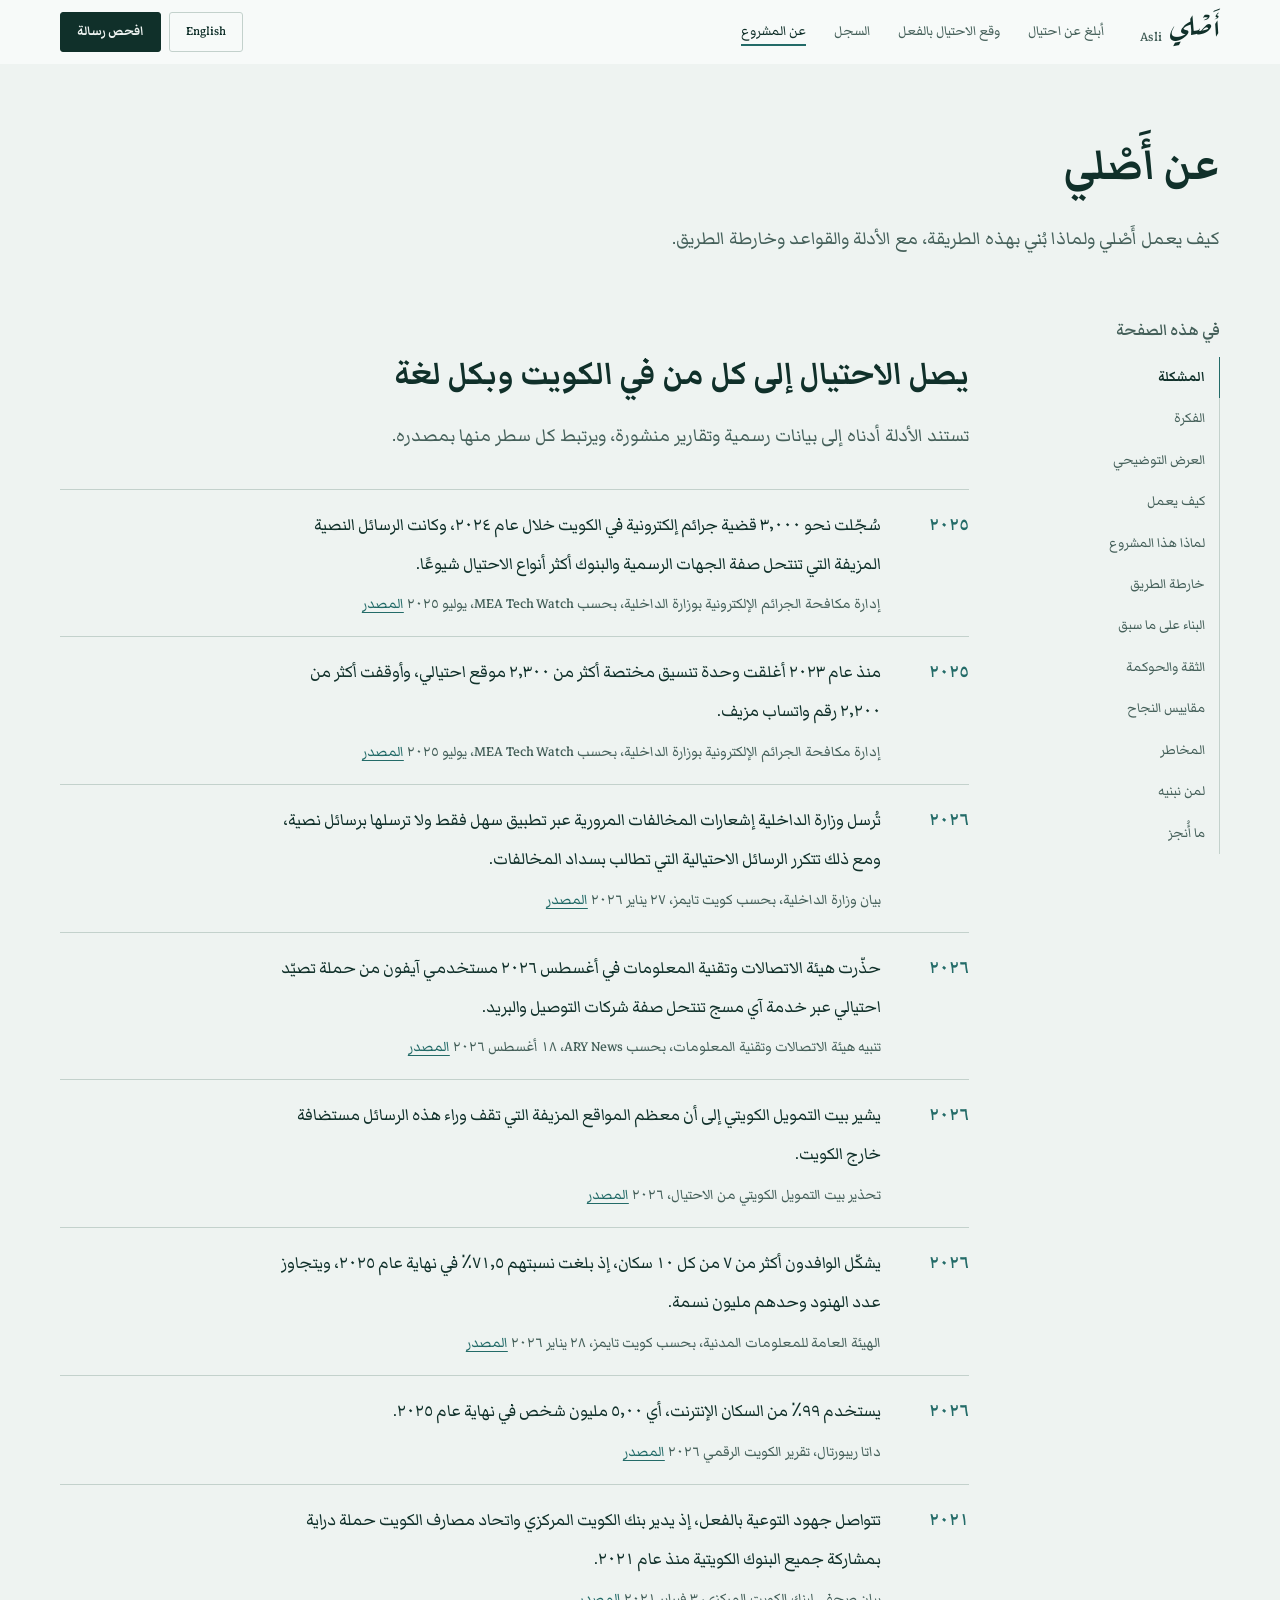
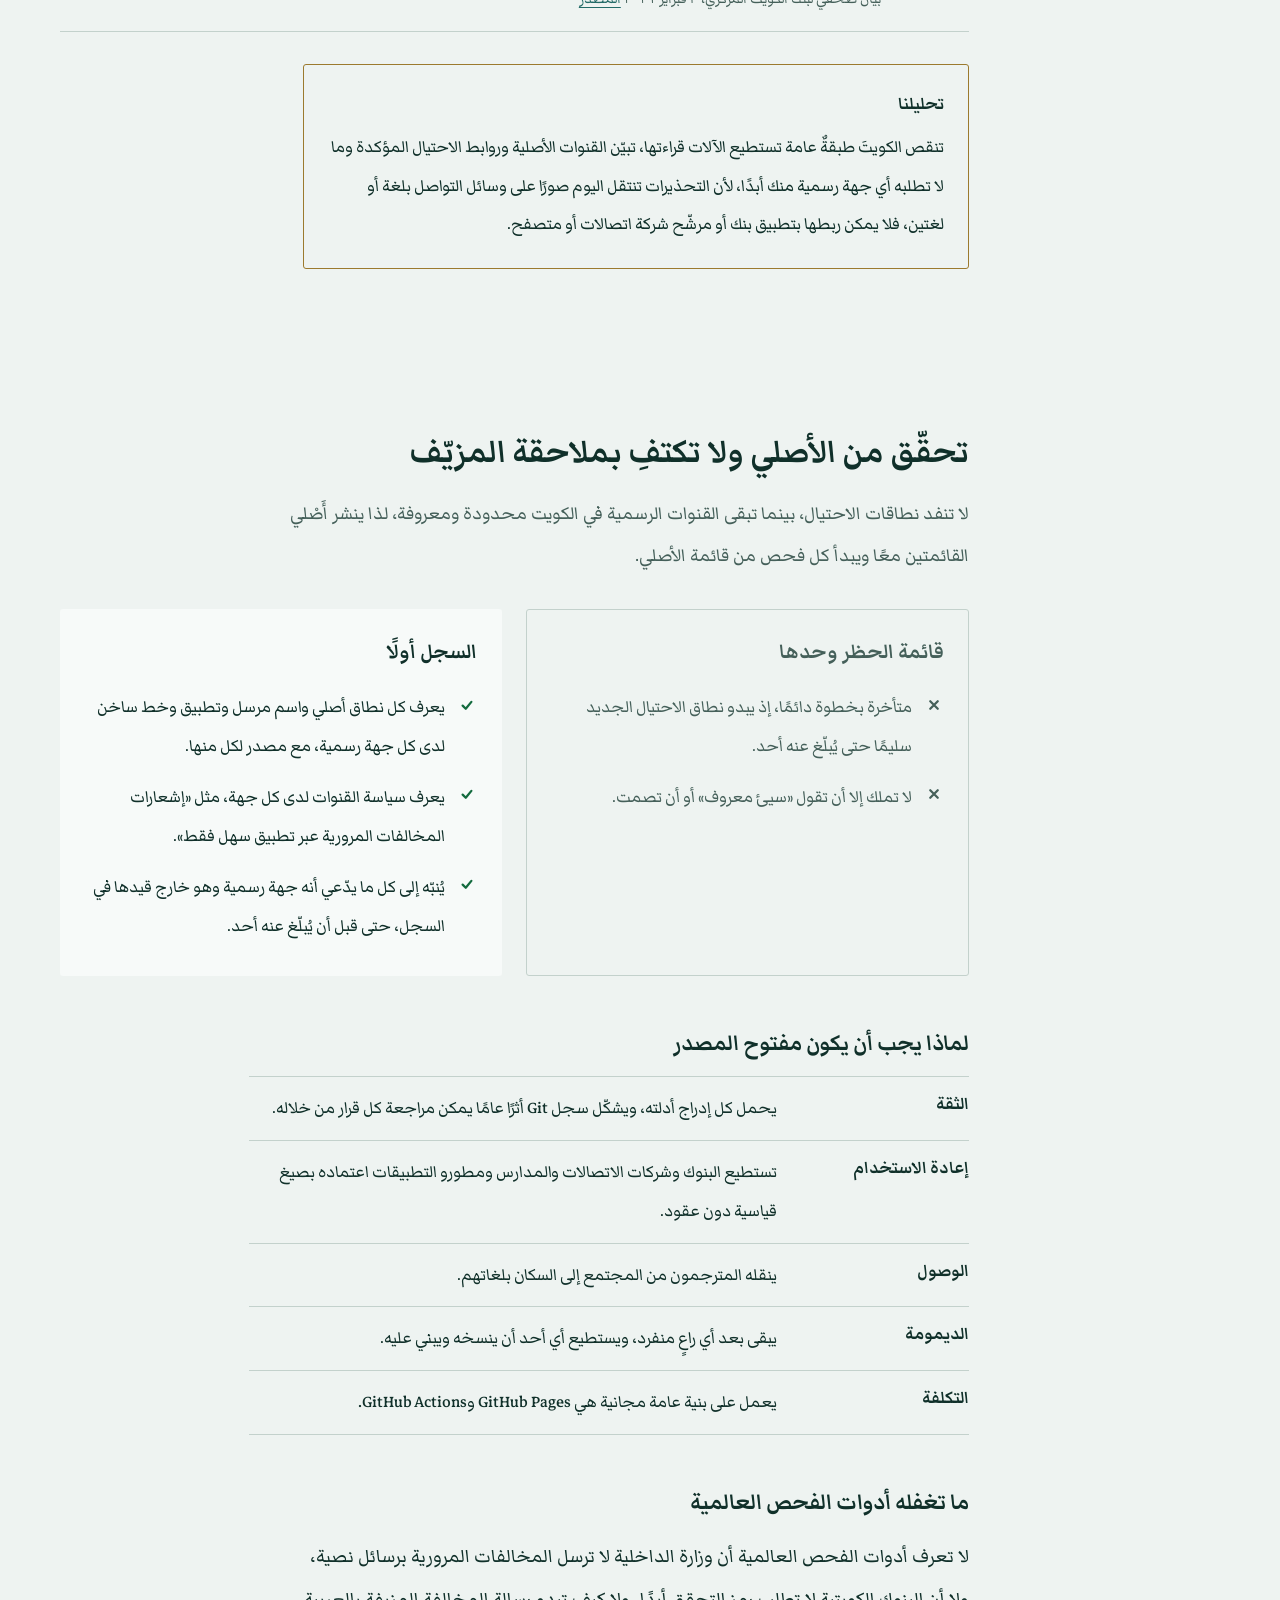
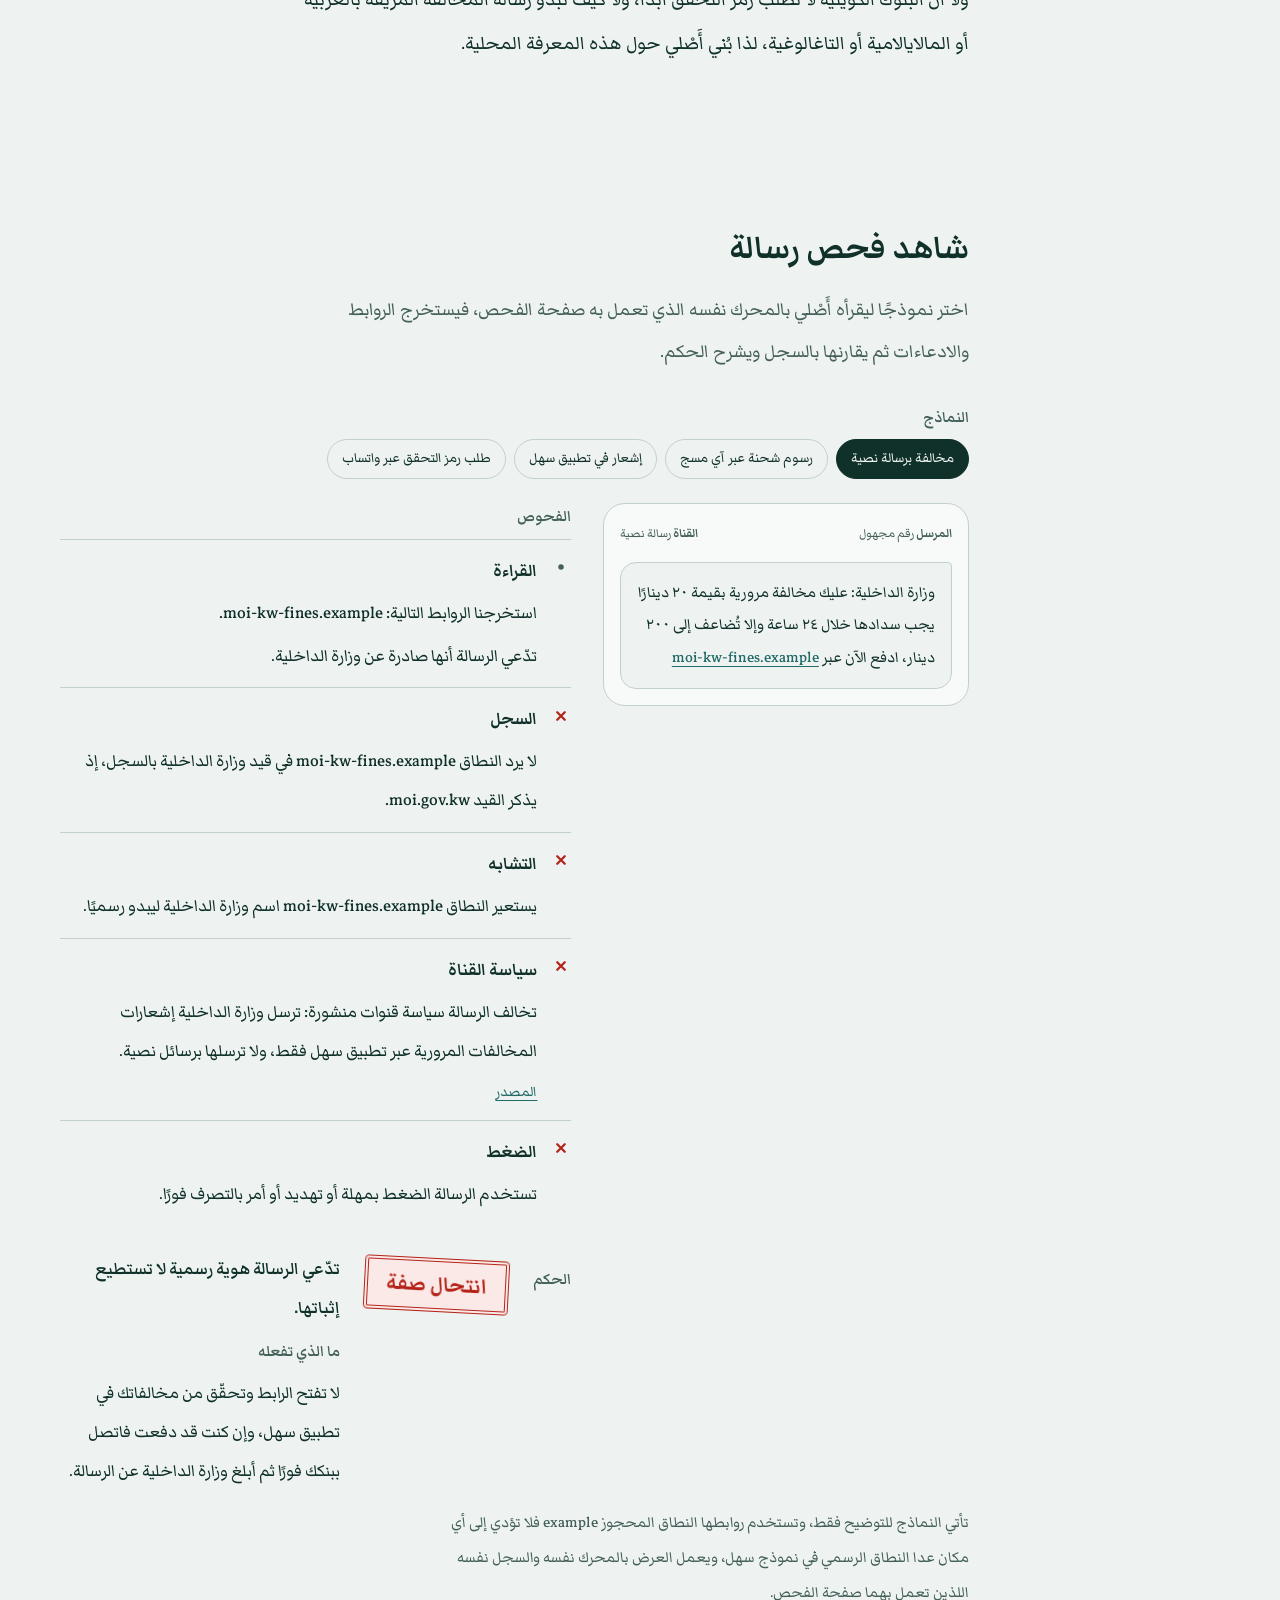
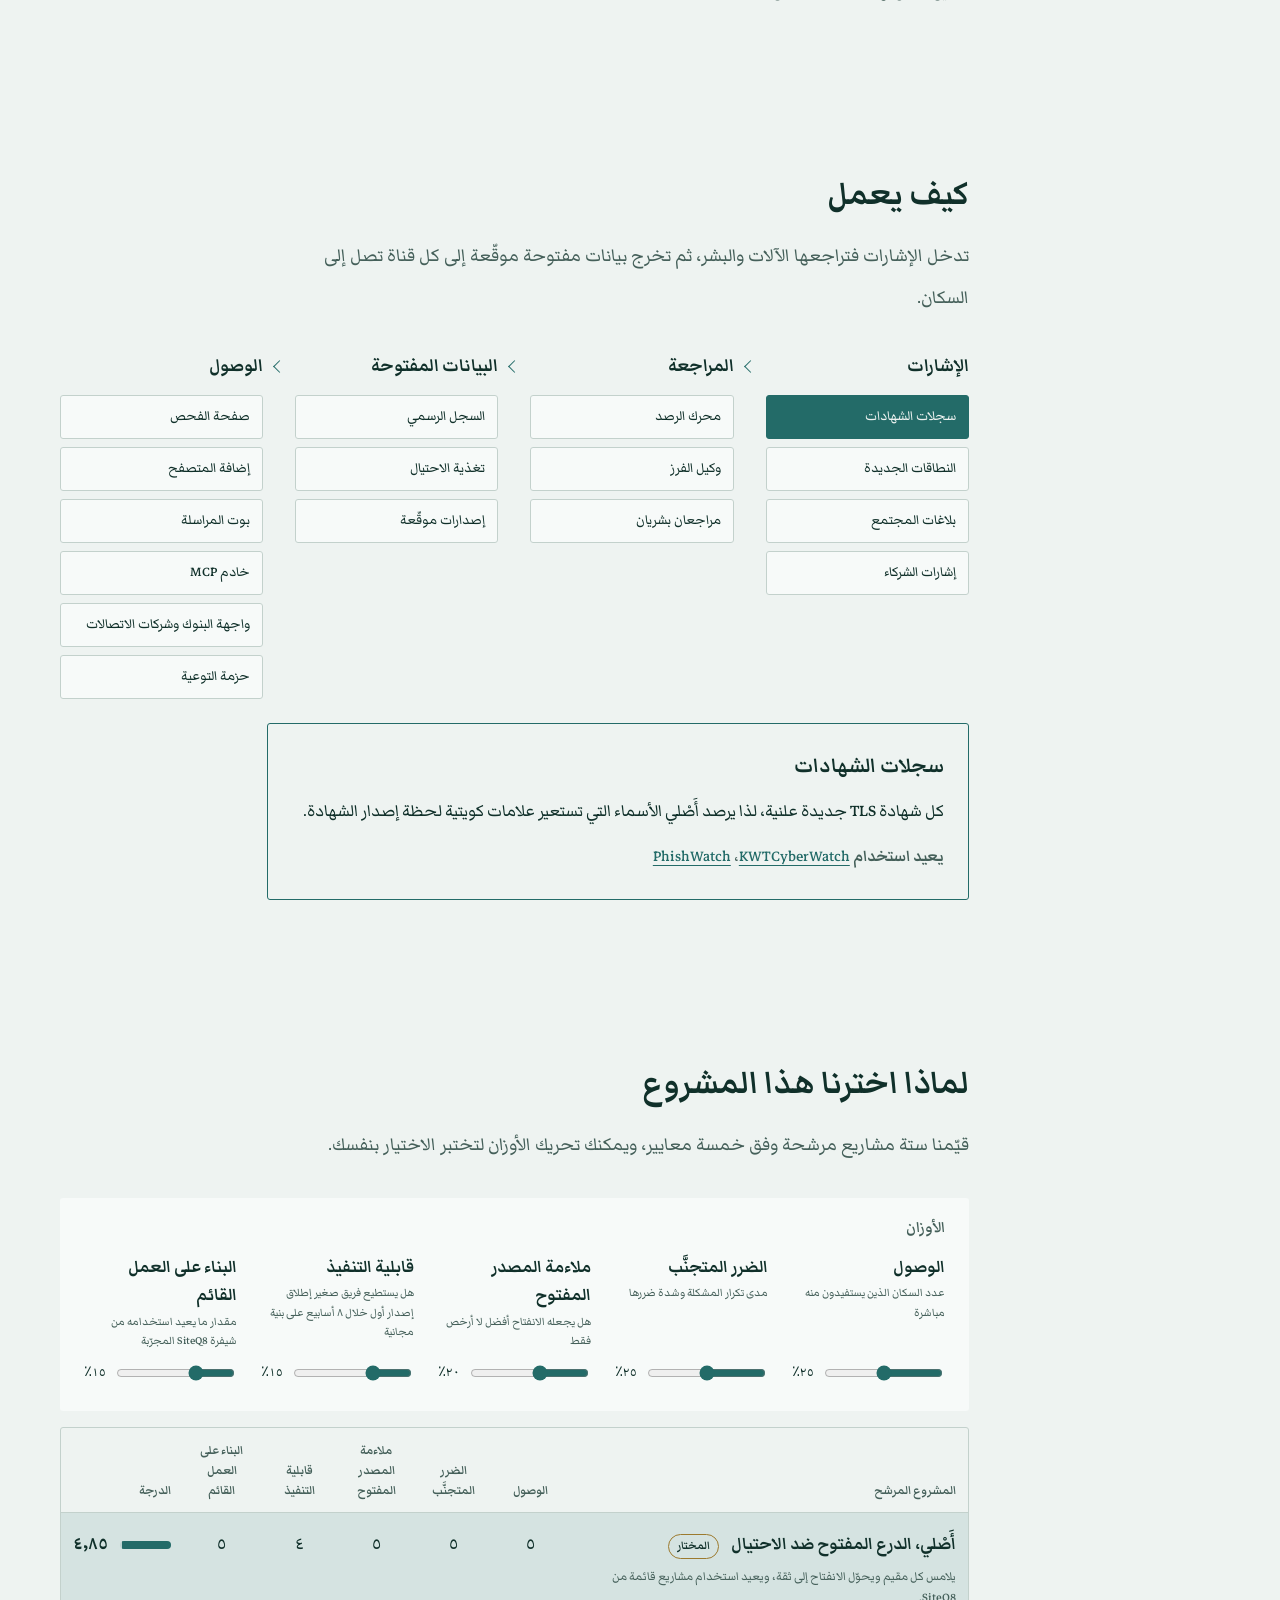
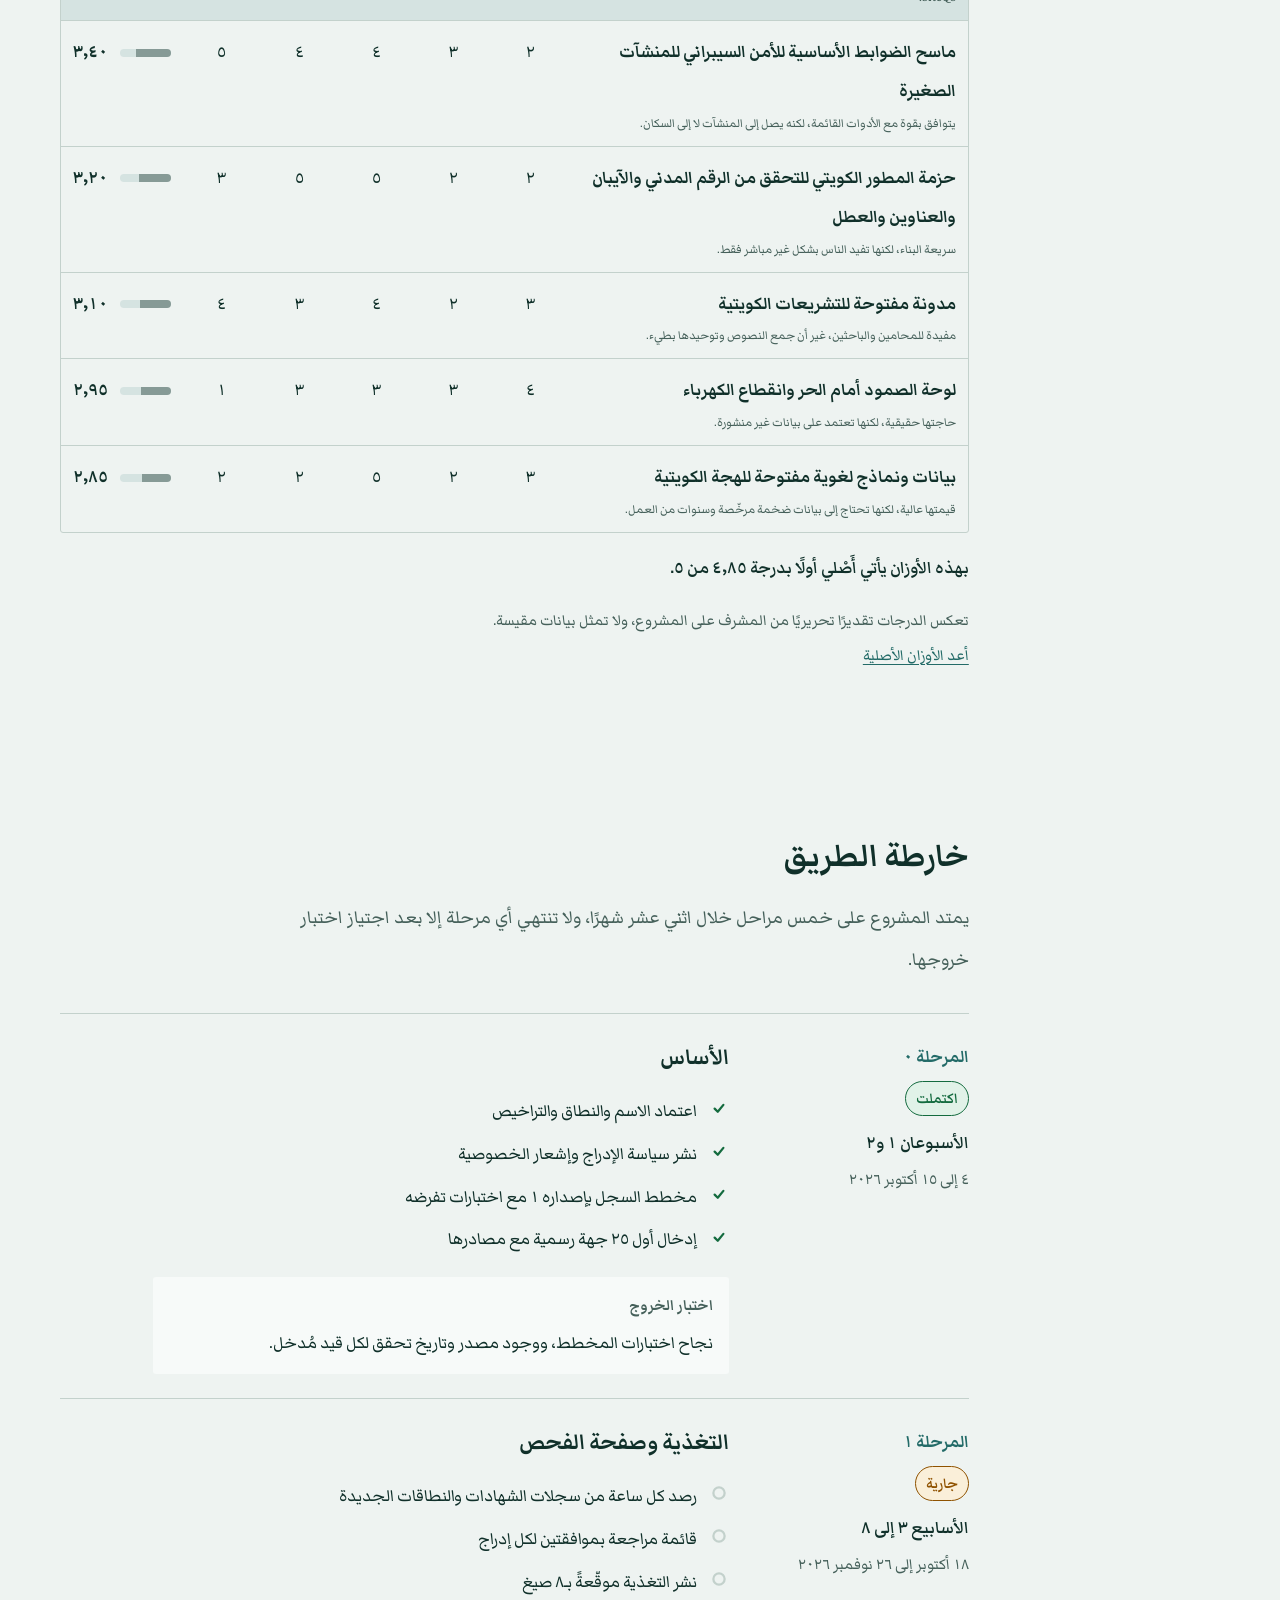
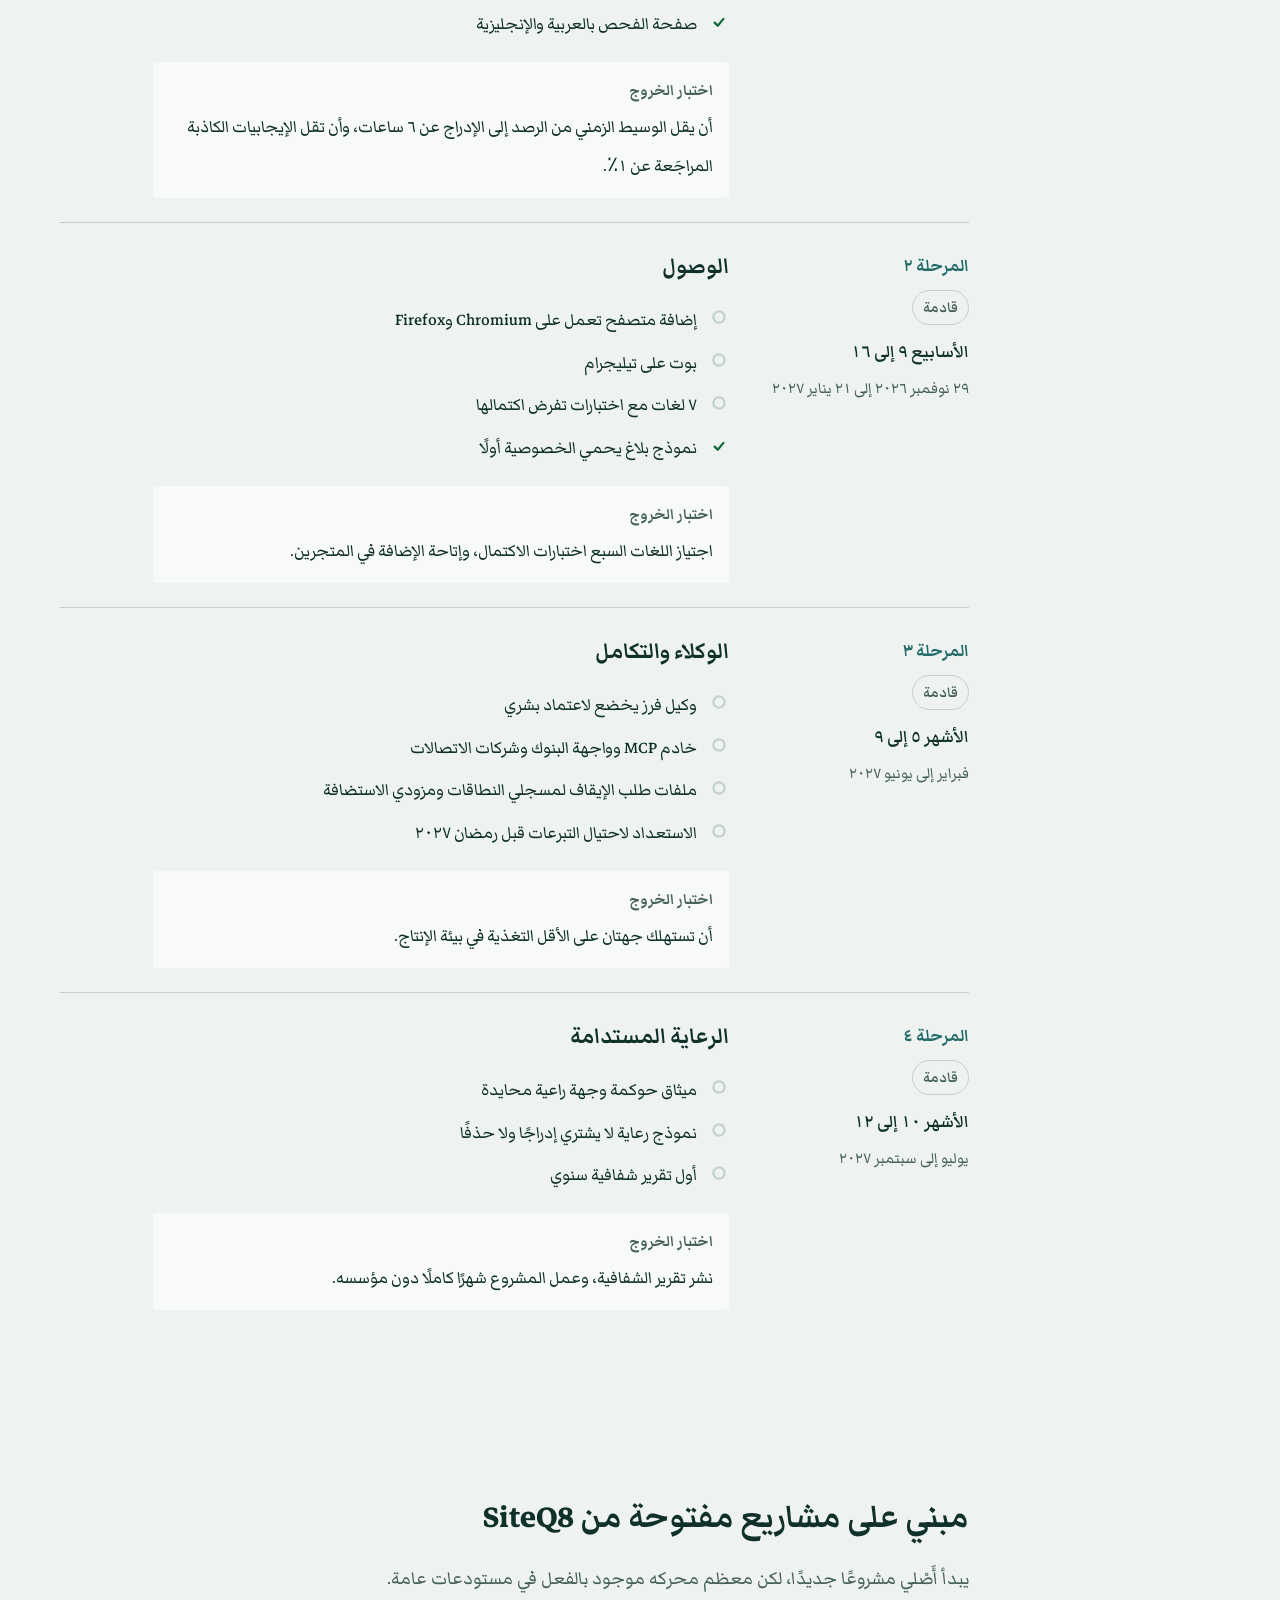
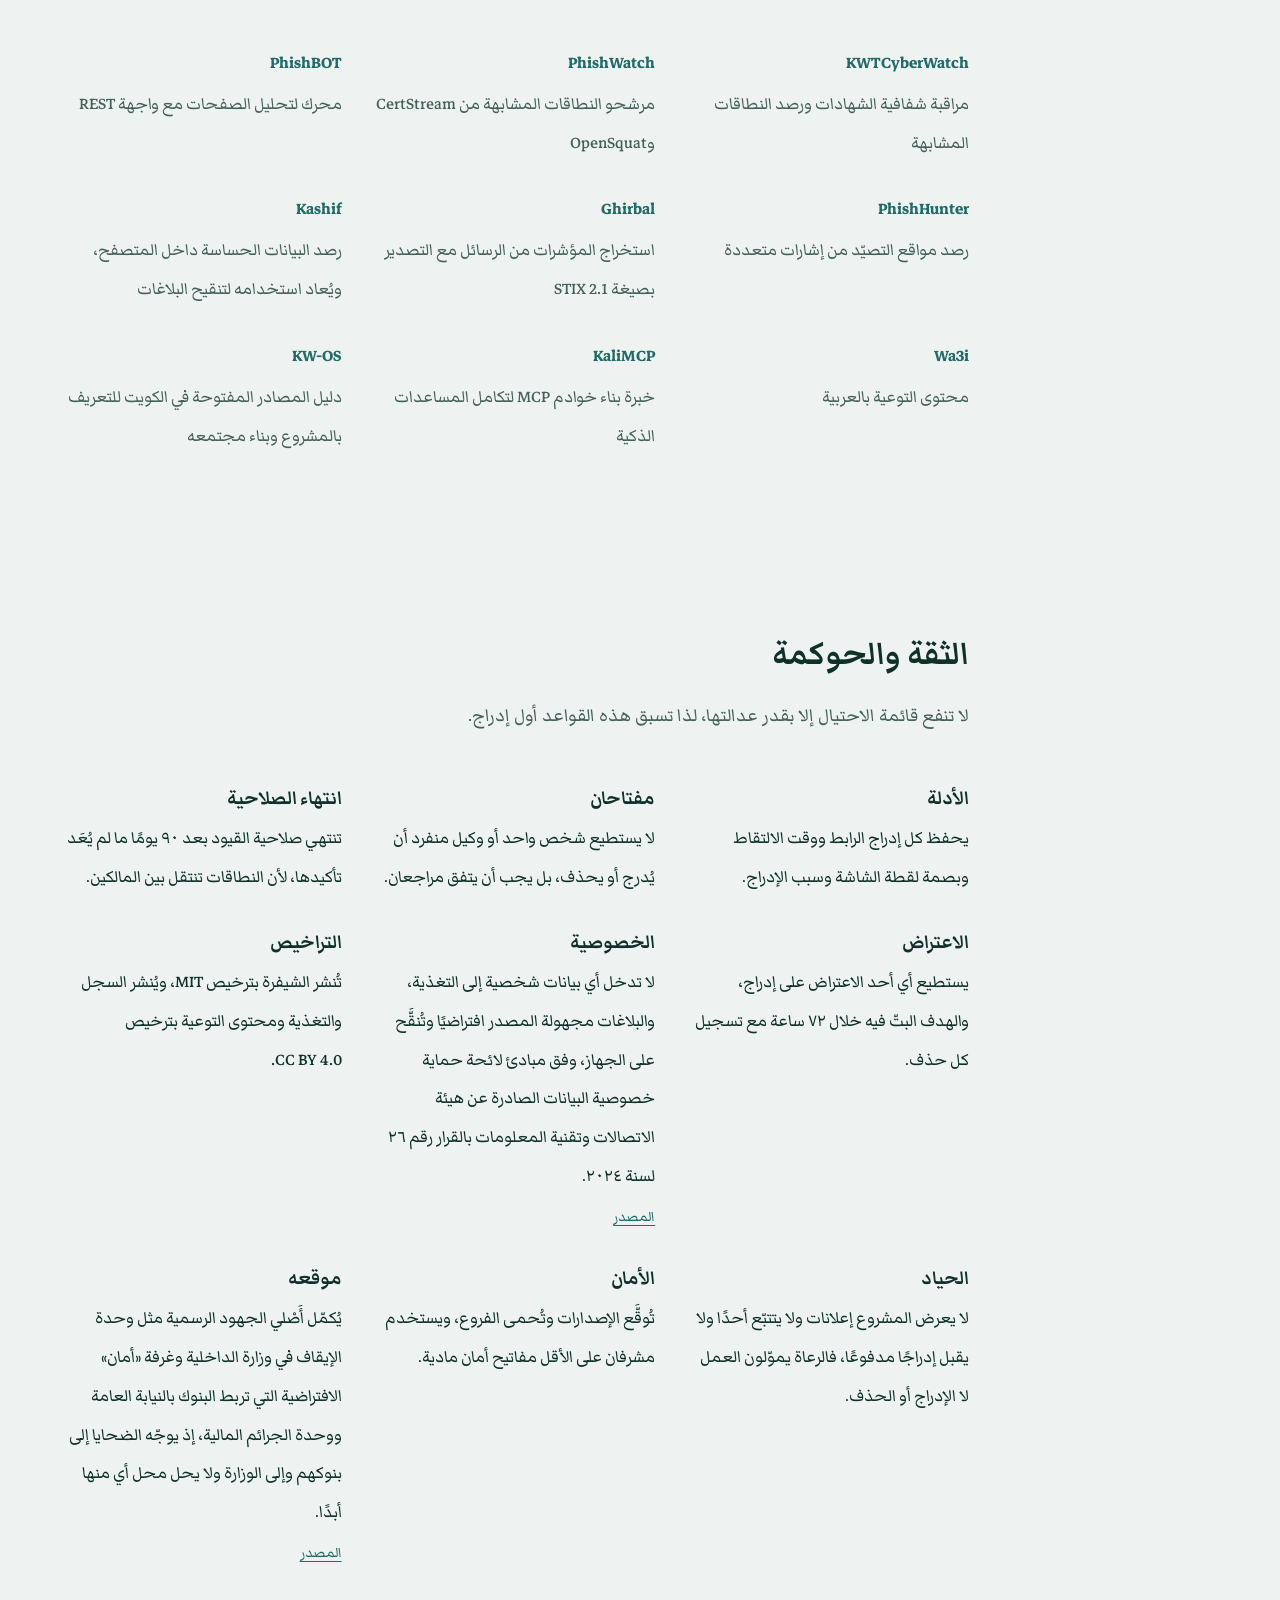
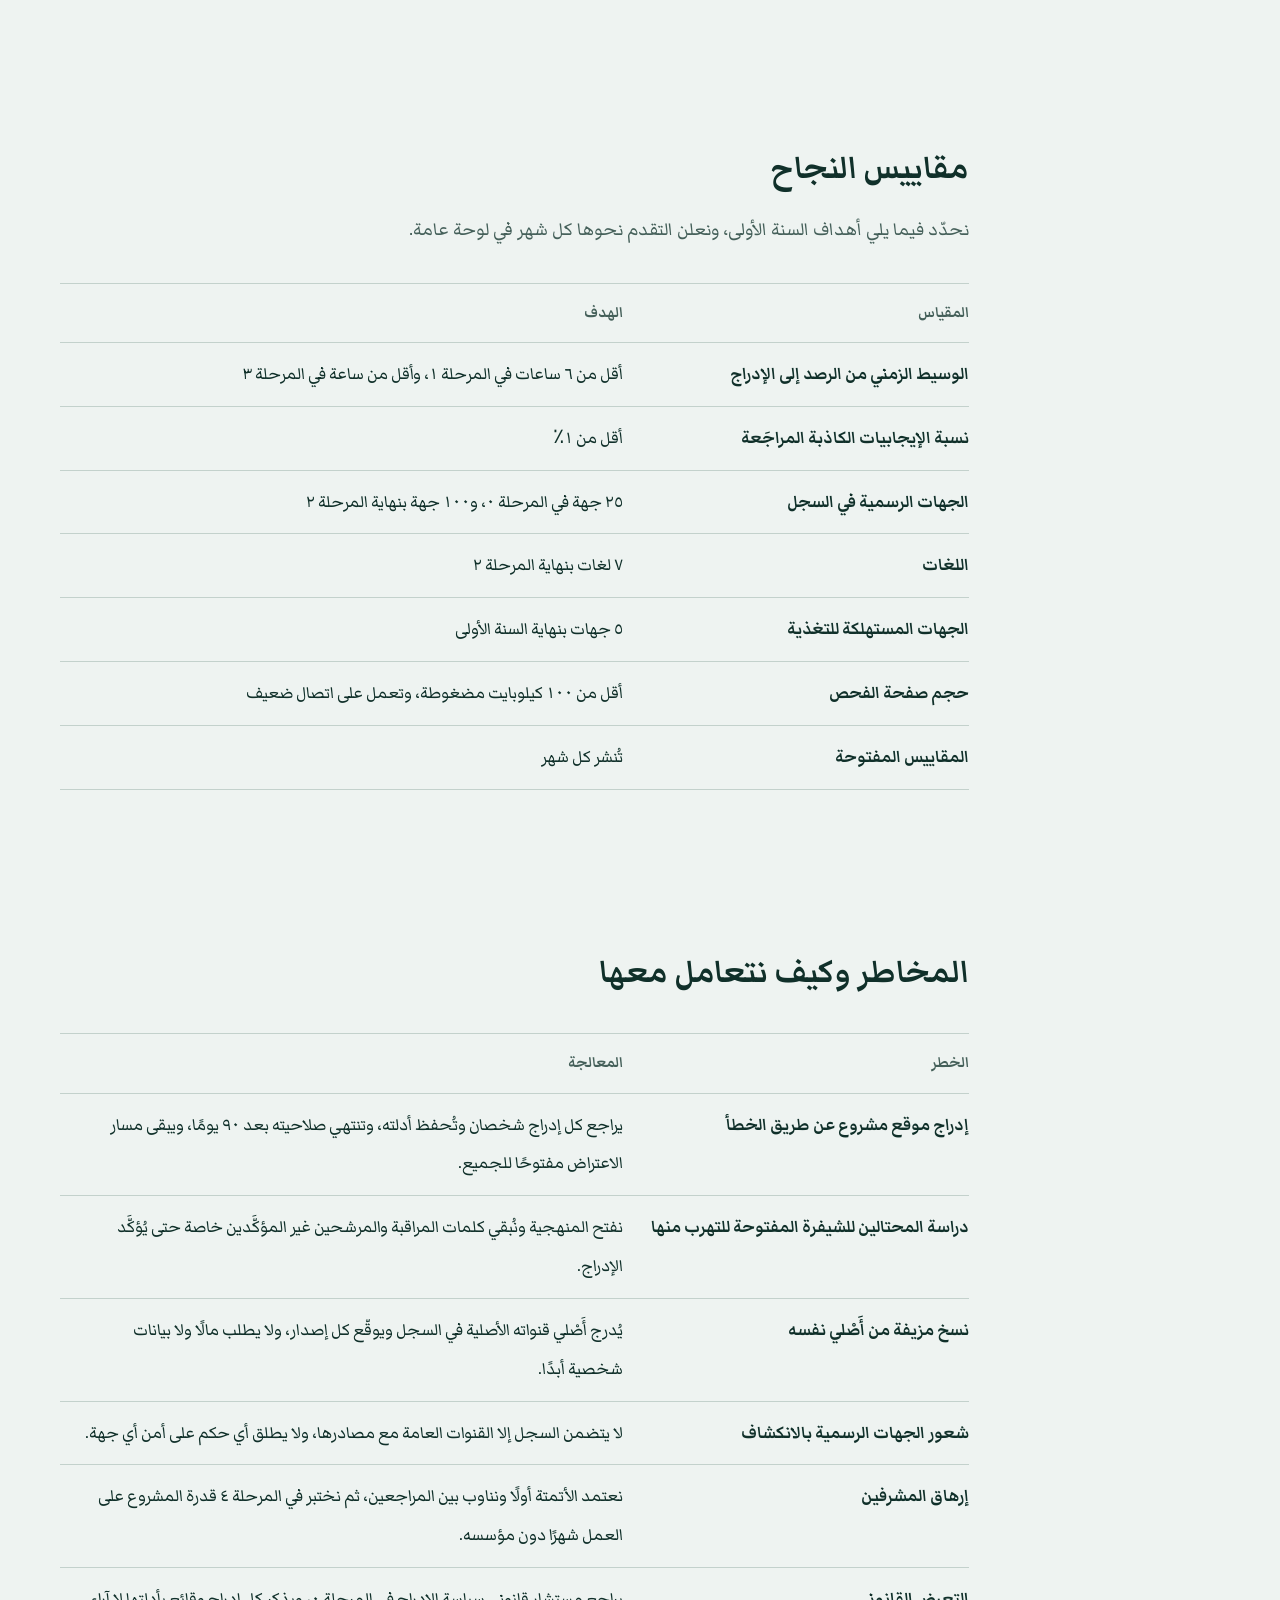
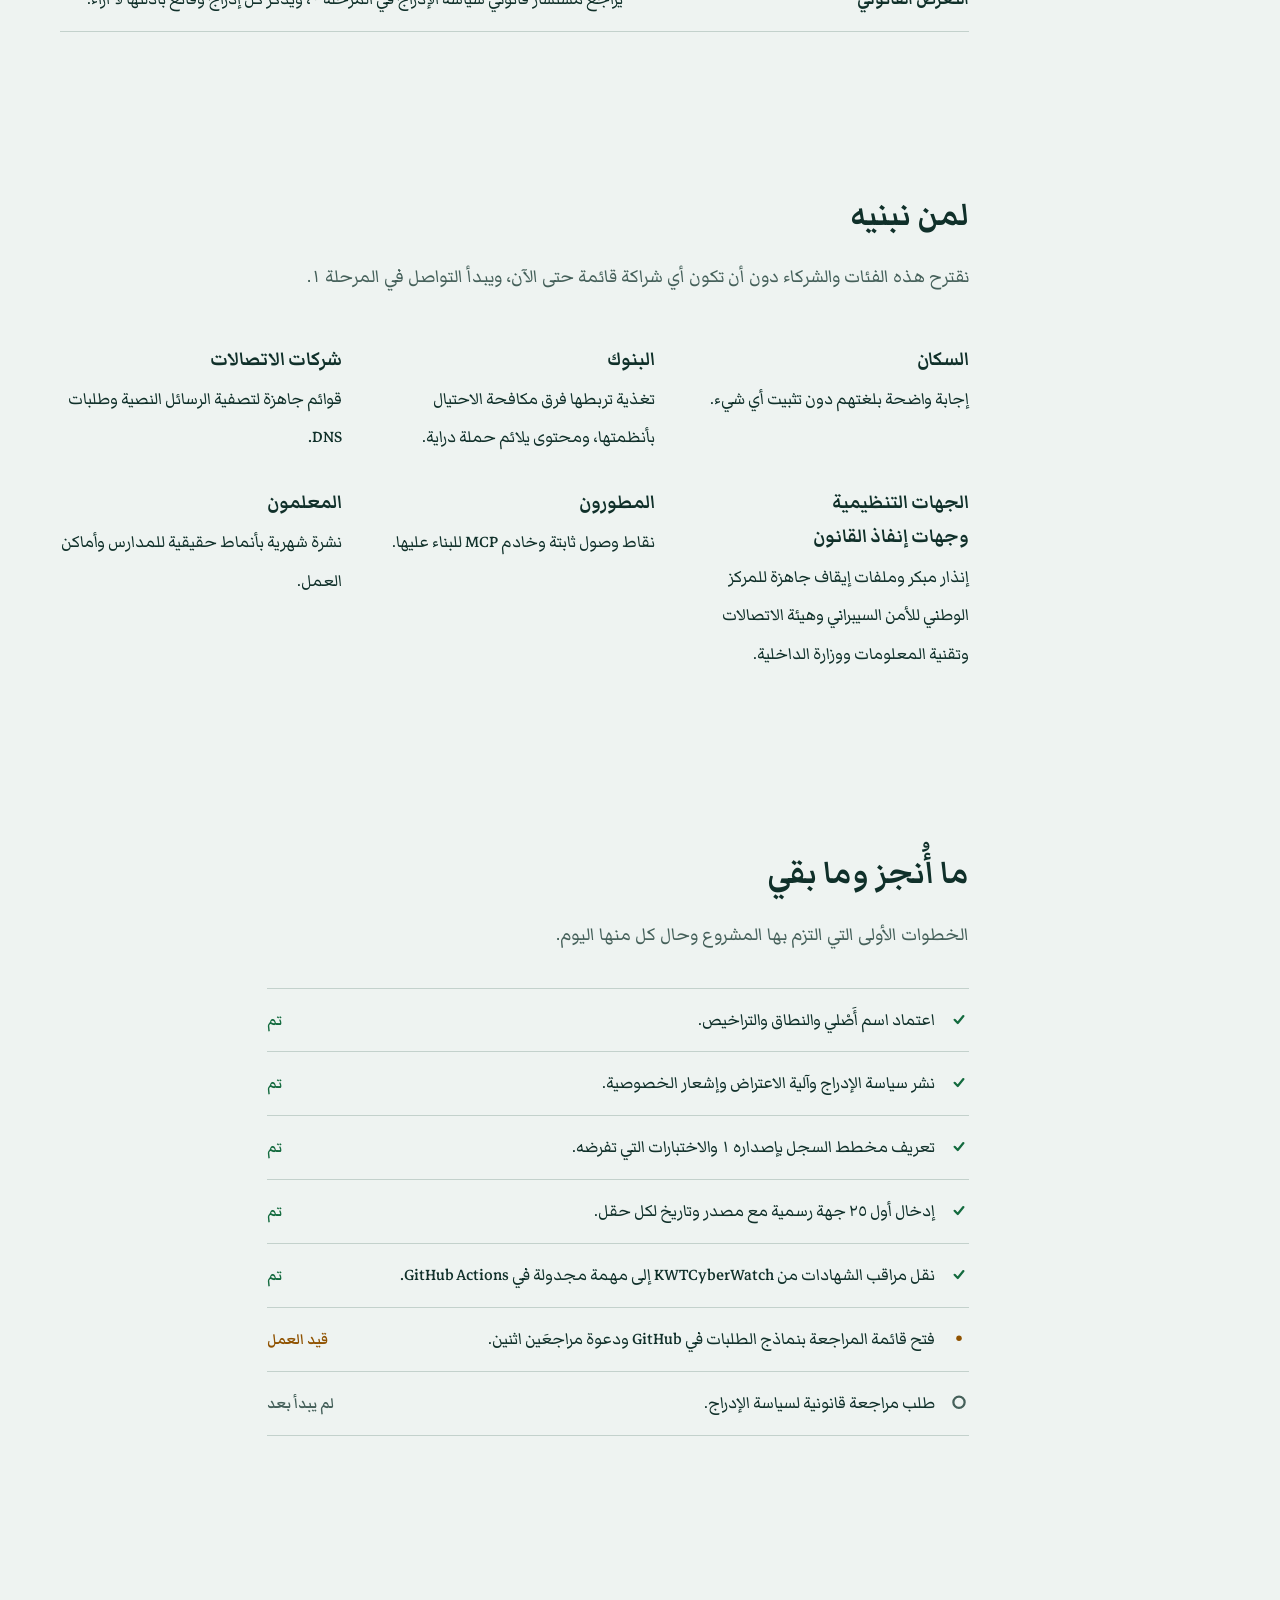
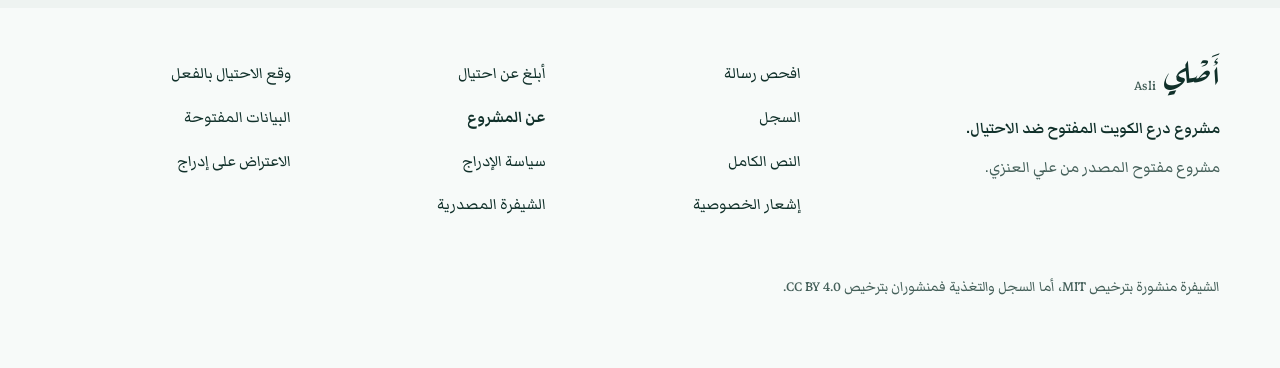
<file: docs/about.html>
<!doctype html>
<html lang="ar" dir="rtl">
<head>
<meta charset="utf-8">
<meta name="viewport" content="width=device-width, initial-scale=1, viewport-fit=cover">
<title>عن أَصْلي</title>
<meta name="description" content="كيف يعمل أَصْلي ولماذا بُني بهذه الطريقة، مع الأدلة والقواعد وخارطة الطريق.">
<meta name="author" content="Ali AlEnezi">
<meta name="color-scheme" content="light dark">
<meta name="theme-color" content="#EEF3F1" media="(prefers-color-scheme: light)">
<meta name="theme-color" content="#0D1B18" media="(prefers-color-scheme: dark)">
<link rel="canonical" href="https://asli.3li.info/about.html">
<link rel="icon" href="favicon.svg" type="image/svg+xml">
<meta property="og:type" content="website">
<meta property="og:site_name" content="Asli">
<meta property="og:title" content="عن أَصْلي | About Asli">
<meta property="og:description" content="How Asli works and why it is built this way, with the evidence, the rules and the roadmap.">
<meta property="og:url" content="https://asli.3li.info/about.html">
<meta property="og:image" content="https://asli.3li.info/og.png">
<meta name="twitter:card" content="summary_large_image">
<link rel="preconnect" href="https://fonts.googleapis.com">
<link rel="preconnect" href="https://fonts.gstatic.com" crossorigin>
<link rel="stylesheet" href="https://fonts.googleapis.com/css2?family=Aref+Ruqaa:wght@700&amp;family=Markazi+Text:wght@400..700&amp;display=swap">
<link rel="stylesheet" href="style.css">
<link rel="manifest" href="manifest.webmanifest">
<link rel="apple-touch-icon" href="icon-192.png">
</head>
<body class="about-page">
<!-- shell:header -->
<a class="skip" href="#main" data-s="skip">انتقل إلى المحتوى</a>
<header class="masthead">
  <div class="bar">
    <a class="brand" href="./" data-s-aria="homeLabel" aria-label="أَصْلي، الصفحة الرئيسية"><span class="brand-ar" lang="ar">أَصْلي</span><span class="brand-en" lang="en">Asli</span></a>
    <nav class="site-nav" data-s-aria="navLabel" aria-label="أقسام الموقع">
      <a href="report.html" data-s="navReport">أبلغ عن احتيال</a>
      <a href="help.html" data-s="navHelp">وقع الاحتيال بالفعل</a>
      <a href="registry.html" data-s="navRegistry">السجل</a>
      <a href="about.html" data-s="navAbout">عن المشروع</a>
    </nav>
    <div class="bar-end">
      <button id="lang" class="lang" type="button" lang="en" data-s-aria="langLabel" aria-label="اعرض الصفحة بالإنجليزية"><span data-s="lang">English</span></button>
      <a class="bar-action" href="check.html" data-s="navCheck">افحص رسالة</a>
    </div>
  </div>
</header>
<!-- /shell:header -->

<main id="main">
  <div class="wrap">
    <header class="page-head">
      <h1 data-t="about.title">عن أَصْلي</h1>
      <p class="lead" data-t="about.lead"></p>
    </header>

    <noscript>
      <p class="noscript" lang="ar" dir="rtl">تحتاج الأجزاء التفاعلية في هذه الصفحة إلى جافاسكربت، ويمكنك قراءة النص الكامل في الملف <a href="https://github.com/SiteQ8/Asli/blob/main/PROJECT.ar.md">PROJECT.ar.md</a> على GitHub.</p>
      <p class="noscript" lang="en" dir="ltr">The interactive parts of this page need JavaScript. The full text is in <a href="https://github.com/SiteQ8/Asli/blob/main/PROJECT.md">PROJECT.md</a> on GitHub.</p>
    </noscript>

    <div class="layout" id="content">
      <nav class="toc" aria-labelledby="toc-title">
        <h2 id="toc-title" class="toc-title" data-t="nav.index"></h2>
        <ul>
          <li><a href="#problem" data-t="sec.problem"></a></li>
          <li><a href="#idea" data-t="sec.idea"></a></li>
          <li><a href="#demo" data-t="sec.demo"></a></li>
          <li><a href="#how" data-t="sec.how"></a></li>
          <li><a href="#why" data-t="sec.why"></a></li>
          <li><a href="#roadmap" data-t="sec.roadmap"></a></li>
          <li><a href="#reuse" data-t="sec.reuse"></a></li>
          <li><a href="#trust" data-t="sec.trust"></a></li>
          <li><a href="#measures" data-t="sec.measures"></a></li>
          <li><a href="#risks" data-t="sec.risks"></a></li>
          <li><a href="#serves" data-t="sec.serves"></a></li>
          <li><a href="#next" data-t="sec.next"></a></li>
        </ul>
      </nav>

      <div class="parts">
        <section class="part" id="problem" aria-labelledby="problem-title">
          <h2 id="problem-title" data-t="problem.title"></h2>
          <p class="lead" data-t="problem.lead"></p>
          <ol id="ledger" class="ledger"></ol>
          <aside class="analysis" aria-labelledby="analysis-label">
            <h3 id="analysis-label" class="analysis-label" data-t="problem.analysisLabel"></h3>
            <p data-t="problem.analysis"></p>
          </aside>
        </section>

        <section class="part" id="idea" aria-labelledby="idea-title">
          <h2 id="idea-title" data-t="idea.title"></h2>
          <p class="lead" data-t="idea.lead"></p>
          <div class="compare">
            <div class="compare-col is-block">
              <h3 data-t="idea.blockTitle"></h3>
              <ul id="idea-block" class="marks"></ul>
            </div>
            <div class="compare-col is-registry">
              <h3 data-t="idea.regTitle"></h3>
              <ul id="idea-registry" class="marks"></ul>
            </div>
          </div>
          <h3 class="sub" data-t="idea.openTitle"></h3>
          <ul id="idea-open" class="reasons"></ul>
          <h3 class="sub" data-t="idea.localTitle"></h3>
          <p class="local" data-t="idea.local"></p>
        </section>

        <section class="part" id="demo" aria-labelledby="demo-title">
          <h2 id="demo-title" data-t="demo.title"></h2>
          <p class="lead" data-t="demo.lead"></p>
          <div class="demo">
            <div class="demo-pick" role="group" aria-labelledby="demo-pick-label">
              <p id="demo-pick-label" class="field-label" data-t="demo.samples"></p>
              <div id="demo-samples" class="chips"></div>
            </div>
            <div class="demo-body">
              <div id="demo-message" class="phone"></div>
              <div class="demo-result">
                <h3 class="field-label" data-t="demo.checks"></h3>
                <ol id="demo-steps" class="checks"></ol>
                <div id="demo-verdict" class="verdict" aria-live="polite"></div>
              </div>
            </div>
            <p class="note" data-t="demo.note"></p>
          </div>
        </section>

        <section class="part" id="how" aria-labelledby="how-title">
          <h2 id="how-title" data-t="how.title"></h2>
          <p class="lead" data-t="how.lead"></p>
          <div id="lanes" class="lanes"></div>
          <div id="lane-detail" class="lane-detail" aria-live="polite"></div>
        </section>

        <section class="part" id="why" aria-labelledby="why-title">
          <h2 id="why-title" data-t="why.title"></h2>
          <p class="lead" data-t="why.lead"></p>
          <div class="weights" role="group" aria-labelledby="weights-label">
            <h3 id="weights-label" class="field-label" data-t="why.weights"></h3>
            <div id="weights" class="weights-grid"></div>
          </div>
          <div class="matrix-wrap">
            <table id="matrix" class="matrix"></table>
          </div>
          <p id="matrix-result" class="matrix-result" aria-live="polite"></p>
          <p class="note"><span data-t="why.note"></span> <button id="matrix-reset" class="text-button" type="button" data-t="why.reset"></button></p>
        </section>

        <section class="part" id="roadmap" aria-labelledby="roadmap-title">
          <h2 id="roadmap-title" data-t="roadmap.title"></h2>
          <p class="lead" data-t="roadmap.lead"></p>
          <ol id="phases" class="phases"></ol>
        </section>

        <section class="part" id="reuse" aria-labelledby="reuse-title">
          <h2 id="reuse-title" data-t="reuse.title"></h2>
          <p class="lead" data-t="reuse.lead"></p>
          <ul id="reuse-list" class="reuse"></ul>
        </section>

        <section class="part" id="trust" aria-labelledby="trust-title">
          <h2 id="trust-title" data-t="trust.title"></h2>
          <p class="lead" data-t="trust.lead"></p>
          <ul id="trust-list" class="grid"></ul>
        </section>

        <section class="part" id="measures" aria-labelledby="measures-title">
          <h2 id="measures-title" data-t="measures.title"></h2>
          <p class="lead" data-t="measures.lead"></p>
          <div class="table-wrap"><table id="measures-table" class="register"></table></div>
        </section>

        <section class="part" id="risks" aria-labelledby="risks-title">
          <h2 id="risks-title" data-t="risks.title"></h2>
          <div class="table-wrap"><table id="risks-table" class="register"></table></div>
        </section>

        <section class="part" id="serves" aria-labelledby="serves-title">
          <h2 id="serves-title" data-t="serves.title"></h2>
          <p class="lead" data-t="serves.note"></p>
          <ul id="serves-list" class="grid"></ul>
        </section>

        <section class="part" id="next" aria-labelledby="next-title">
          <h2 id="next-title" data-t="next.title"></h2>
          <p class="lead" data-t="next.lead"></p>
          <ul id="next-steps" class="progress"></ul>
        </section>
      </div>
    </div>
  </div>
</main>

<!-- shell:footer -->
<footer class="foot">
  <div class="wrap foot-inner">
    <div class="foot-close">
      <p class="foot-mark"><span class="brand-ar" lang="ar">أَصْلي</span><span class="brand-en" lang="en">Asli</span></p>
      <p class="foot-line" data-s="footLine">مشروع درع الكويت المفتوح ضد الاحتيال.</p>
      <p class="foot-by" data-s="footBy">مشروع مفتوح المصدر من علي العنزي.</p>
    </div>
    <nav class="foot-nav" data-s-aria="footNavLabel" aria-label="روابط المشروع">
      <a href="check.html" data-s="navCheck">افحص رسالة</a>
      <a href="report.html" data-s="navReport">أبلغ عن احتيال</a>
      <a href="help.html" data-s="navHelp">وقع الاحتيال بالفعل</a>
      <a href="registry.html" data-s="navRegistry">السجل</a>
      <a href="about.html" data-s="navAbout">عن المشروع</a>
      <a href="registry.html#data" data-s="footData">البيانات المفتوحة</a>
      <a href="https://github.com/SiteQ8/Asli/blob/main/PROJECT.ar.md" data-href-ar="https://github.com/SiteQ8/Asli/blob/main/PROJECT.ar.md" data-href-en="https://github.com/SiteQ8/Asli/blob/main/PROJECT.md" data-s="footText">النص الكامل</a>
      <a href="https://github.com/SiteQ8/Asli/blob/main/LISTING-POLICY.md" data-s="footPolicy">سياسة الإدراج</a>
      <a href="https://github.com/SiteQ8/Asli/blob/main/APPEALS.md" data-s="footAppeals">الاعتراض على إدراج</a>
      <a href="https://github.com/SiteQ8/Asli/blob/main/PRIVACY.md" data-s="footPrivacy">إشعار الخصوصية</a>
      <a href="https://github.com/SiteQ8/Asli" data-s="footSource">الشيفرة المصدرية</a>
    </nav>
    <div class="foot-small">
      <p data-s="footLicence">الشيفرة منشورة بترخيص MIT، أما السجل والتغذية فمنشوران بترخيص CC BY 4.0.</p>
      <p data-meta="build"></p>
    </div>
  </div>
</footer>
<!-- /shell:footer -->

<script src="content.js"></script>
<script src="engine.js"></script>
<script src="checker.js"></script>
<script src="site.js"></script>
<script src="app.js"></script>
<script src="offline.js"></script>
</body>
</html>
</file>
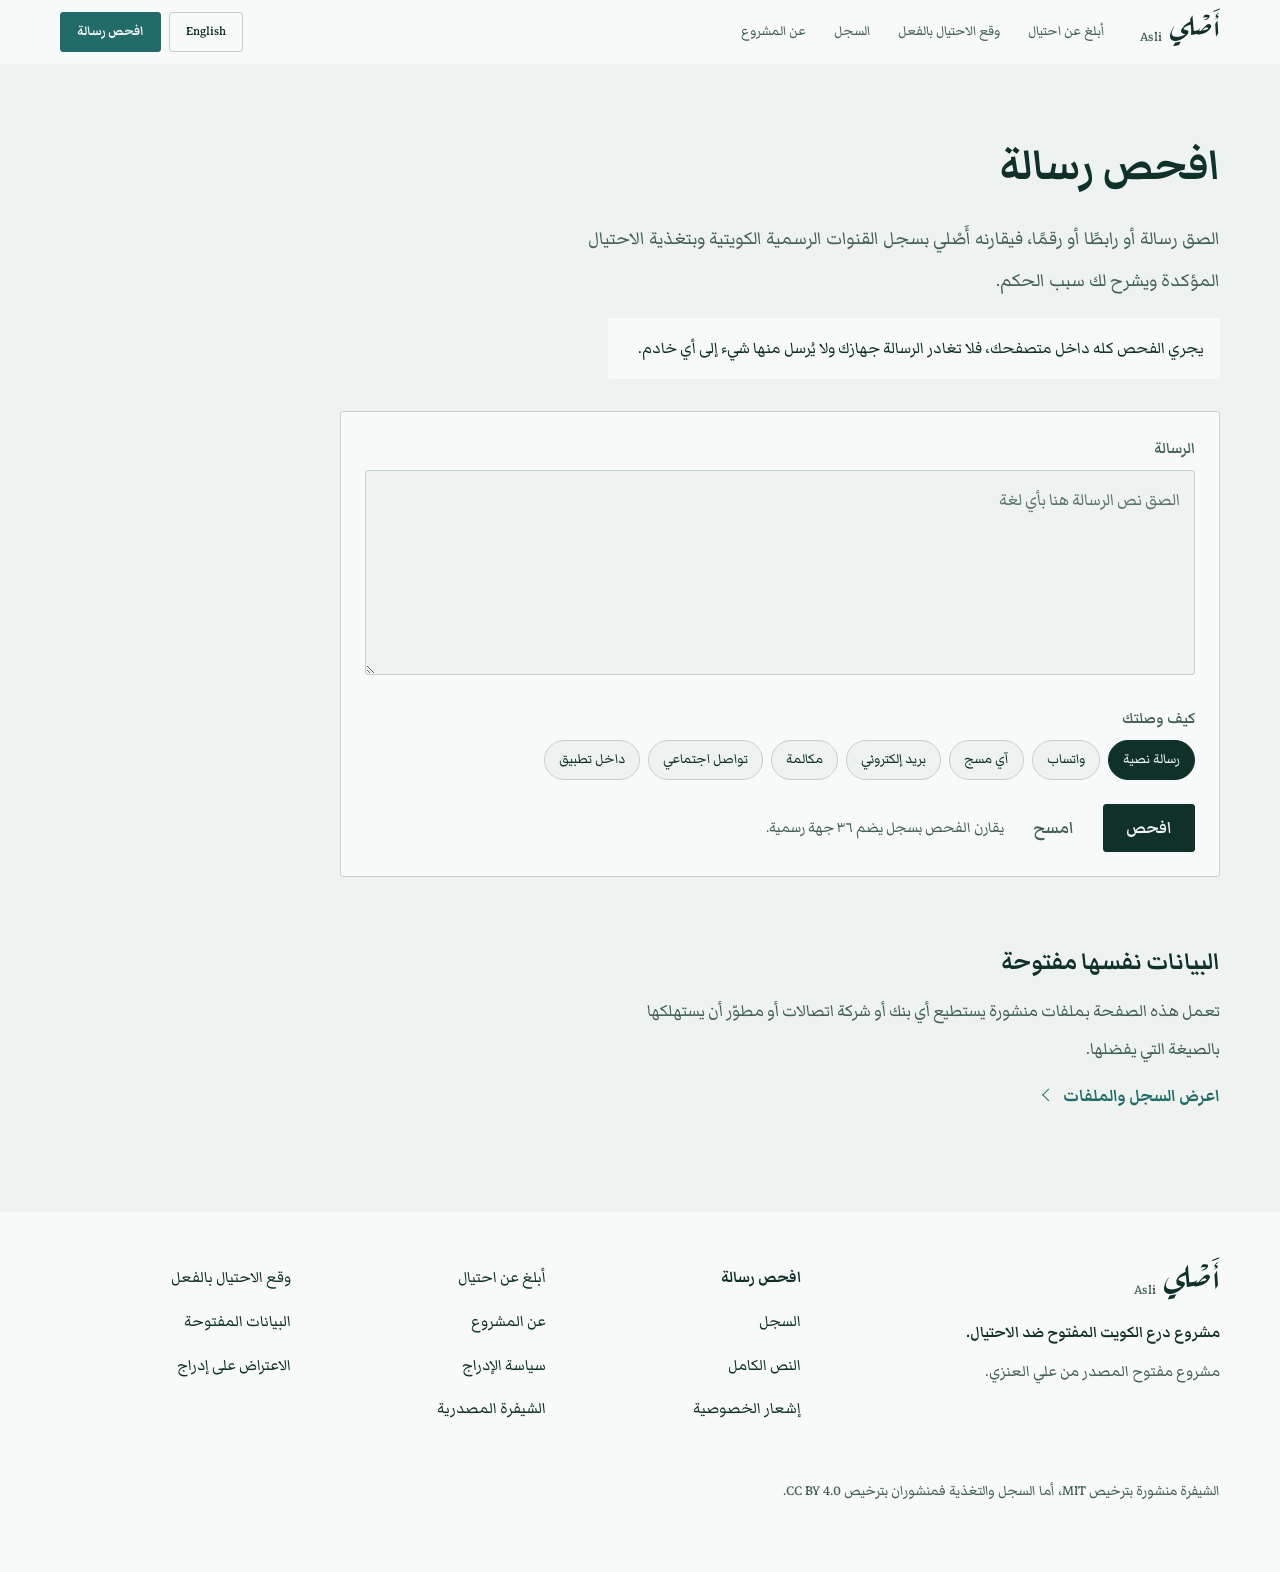
<file: docs/check.html>
<!doctype html>
<html lang="ar" dir="rtl">
<head>
<meta charset="utf-8">
<meta name="viewport" content="width=device-width, initial-scale=1, viewport-fit=cover">
<title>افحص رسالة | أَصْلي</title>
<meta name="description" content="الصق رسالة أو رابطًا أو رقمًا ليقارنه أَصْلي بسجل القنوات الرسمية الكويتية وبتغذية الاحتيال المؤكدة، ويجري الفحص داخل متصفحك ولا تغادر الرسالة جهازك.">
<meta name="author" content="Ali AlEnezi">
<meta name="color-scheme" content="light dark">
<meta name="theme-color" content="#EEF3F1" media="(prefers-color-scheme: light)">
<meta name="theme-color" content="#0D1B18" media="(prefers-color-scheme: dark)">
<meta name="robots" content="index, follow">
<link rel="canonical" href="https://asli.3li.info/check.html">
<link rel="icon" href="favicon.svg" type="image/svg+xml">
<meta property="og:type" content="website">
<meta property="og:site_name" content="Asli">
<meta property="og:title" content="افحص رسالة | Check a message">
<meta property="og:description" content="Paste a message and Asli checks it against Kuwait's registry of genuine official channels. The check runs in your browser.">
<meta property="og:url" content="https://asli.3li.info/check.html">
<meta property="og:image" content="https://asli.3li.info/og.png">
<meta name="twitter:card" content="summary_large_image">
<link rel="preconnect" href="https://fonts.googleapis.com">
<link rel="preconnect" href="https://fonts.gstatic.com" crossorigin>
<link rel="stylesheet" href="https://fonts.googleapis.com/css2?family=Aref+Ruqaa:wght@700&amp;family=Markazi+Text:wght@400..700&amp;display=swap">
<link rel="stylesheet" href="style.css">
<link rel="manifest" href="manifest.webmanifest">
<link rel="apple-touch-icon" href="icon-192.png">
</head>
<body class="tool-page">
<!-- shell:header -->
<a class="skip" href="#main" data-s="skip">انتقل إلى المحتوى</a>
<header class="masthead">
  <div class="bar">
    <a class="brand" href="./" data-s-aria="homeLabel" aria-label="أَصْلي، الصفحة الرئيسية"><span class="brand-ar" lang="ar">أَصْلي</span><span class="brand-en" lang="en">Asli</span></a>
    <nav class="site-nav" data-s-aria="navLabel" aria-label="أقسام الموقع">
      <a href="report.html" data-s="navReport">أبلغ عن احتيال</a>
      <a href="help.html" data-s="navHelp">وقع الاحتيال بالفعل</a>
      <a href="registry.html" data-s="navRegistry">السجل</a>
      <a href="about.html" data-s="navAbout">عن المشروع</a>
    </nav>
    <div class="bar-end">
      <button id="lang" class="lang" type="button" lang="en" data-s-aria="langLabel" aria-label="اعرض الصفحة بالإنجليزية"><span data-s="lang">English</span></button>
      <a class="bar-action" href="check.html" data-s="navCheck">افحص رسالة</a>
    </div>
  </div>
</header>
<!-- /shell:header -->

<main id="main" class="wrap page">
  <header class="page-head">
    <h1 data-c="title">افحص رسالة</h1>
    <p class="lead" data-c="lead"></p>
    <p class="privacy-note" data-c="privacy"></p>
  </header>

  <div id="check-root" class="checker"></div>

  <noscript>
    <p class="noscript" lang="ar" dir="rtl">يحتاج الفحص إلى جافاسكربت لأنه يجري داخل متصفحك، ويمكنك تنزيل السجل نفسه من <a href="data/registry.json">data/registry.json</a>.</p>
    <p class="noscript" lang="en" dir="ltr">The check needs JavaScript because it runs inside your browser. The registry itself is at <a href="data/registry.json">data/registry.json</a>.</p>
  </noscript>

  <section class="aside-block" aria-labelledby="data-title">
    <h2 id="data-title" data-c="dataTitle"></h2>
    <p data-c="dataLead"></p>
    <p class="band-link"><a href="registry.html#data" data-c="dataLink"></a></p>
  </section>
</main>

<!-- shell:footer -->
<footer class="foot">
  <div class="wrap foot-inner">
    <div class="foot-close">
      <p class="foot-mark"><span class="brand-ar" lang="ar">أَصْلي</span><span class="brand-en" lang="en">Asli</span></p>
      <p class="foot-line" data-s="footLine">مشروع درع الكويت المفتوح ضد الاحتيال.</p>
      <p class="foot-by" data-s="footBy">مشروع مفتوح المصدر من علي العنزي.</p>
    </div>
    <nav class="foot-nav" data-s-aria="footNavLabel" aria-label="روابط المشروع">
      <a href="check.html" data-s="navCheck">افحص رسالة</a>
      <a href="report.html" data-s="navReport">أبلغ عن احتيال</a>
      <a href="help.html" data-s="navHelp">وقع الاحتيال بالفعل</a>
      <a href="registry.html" data-s="navRegistry">السجل</a>
      <a href="about.html" data-s="navAbout">عن المشروع</a>
      <a href="registry.html#data" data-s="footData">البيانات المفتوحة</a>
      <a href="https://github.com/SiteQ8/Asli/blob/main/PROJECT.ar.md" data-href-ar="https://github.com/SiteQ8/Asli/blob/main/PROJECT.ar.md" data-href-en="https://github.com/SiteQ8/Asli/blob/main/PROJECT.md" data-s="footText">النص الكامل</a>
      <a href="https://github.com/SiteQ8/Asli/blob/main/LISTING-POLICY.md" data-s="footPolicy">سياسة الإدراج</a>
      <a href="https://github.com/SiteQ8/Asli/blob/main/APPEALS.md" data-s="footAppeals">الاعتراض على إدراج</a>
      <a href="https://github.com/SiteQ8/Asli/blob/main/PRIVACY.md" data-s="footPrivacy">إشعار الخصوصية</a>
      <a href="https://github.com/SiteQ8/Asli" data-s="footSource">الشيفرة المصدرية</a>
    </nav>
    <div class="foot-small">
      <p data-s="footLicence">الشيفرة منشورة بترخيص MIT، أما السجل والتغذية فمنشوران بترخيص CC BY 4.0.</p>
      <p data-meta="build"></p>
    </div>
  </div>
</footer>
<!-- /shell:footer -->

<script src="checker.js"></script>
<script src="site.js"></script>
<script src="check.js"></script>
<script src="offline.js"></script>
</body>
</html>
</file>
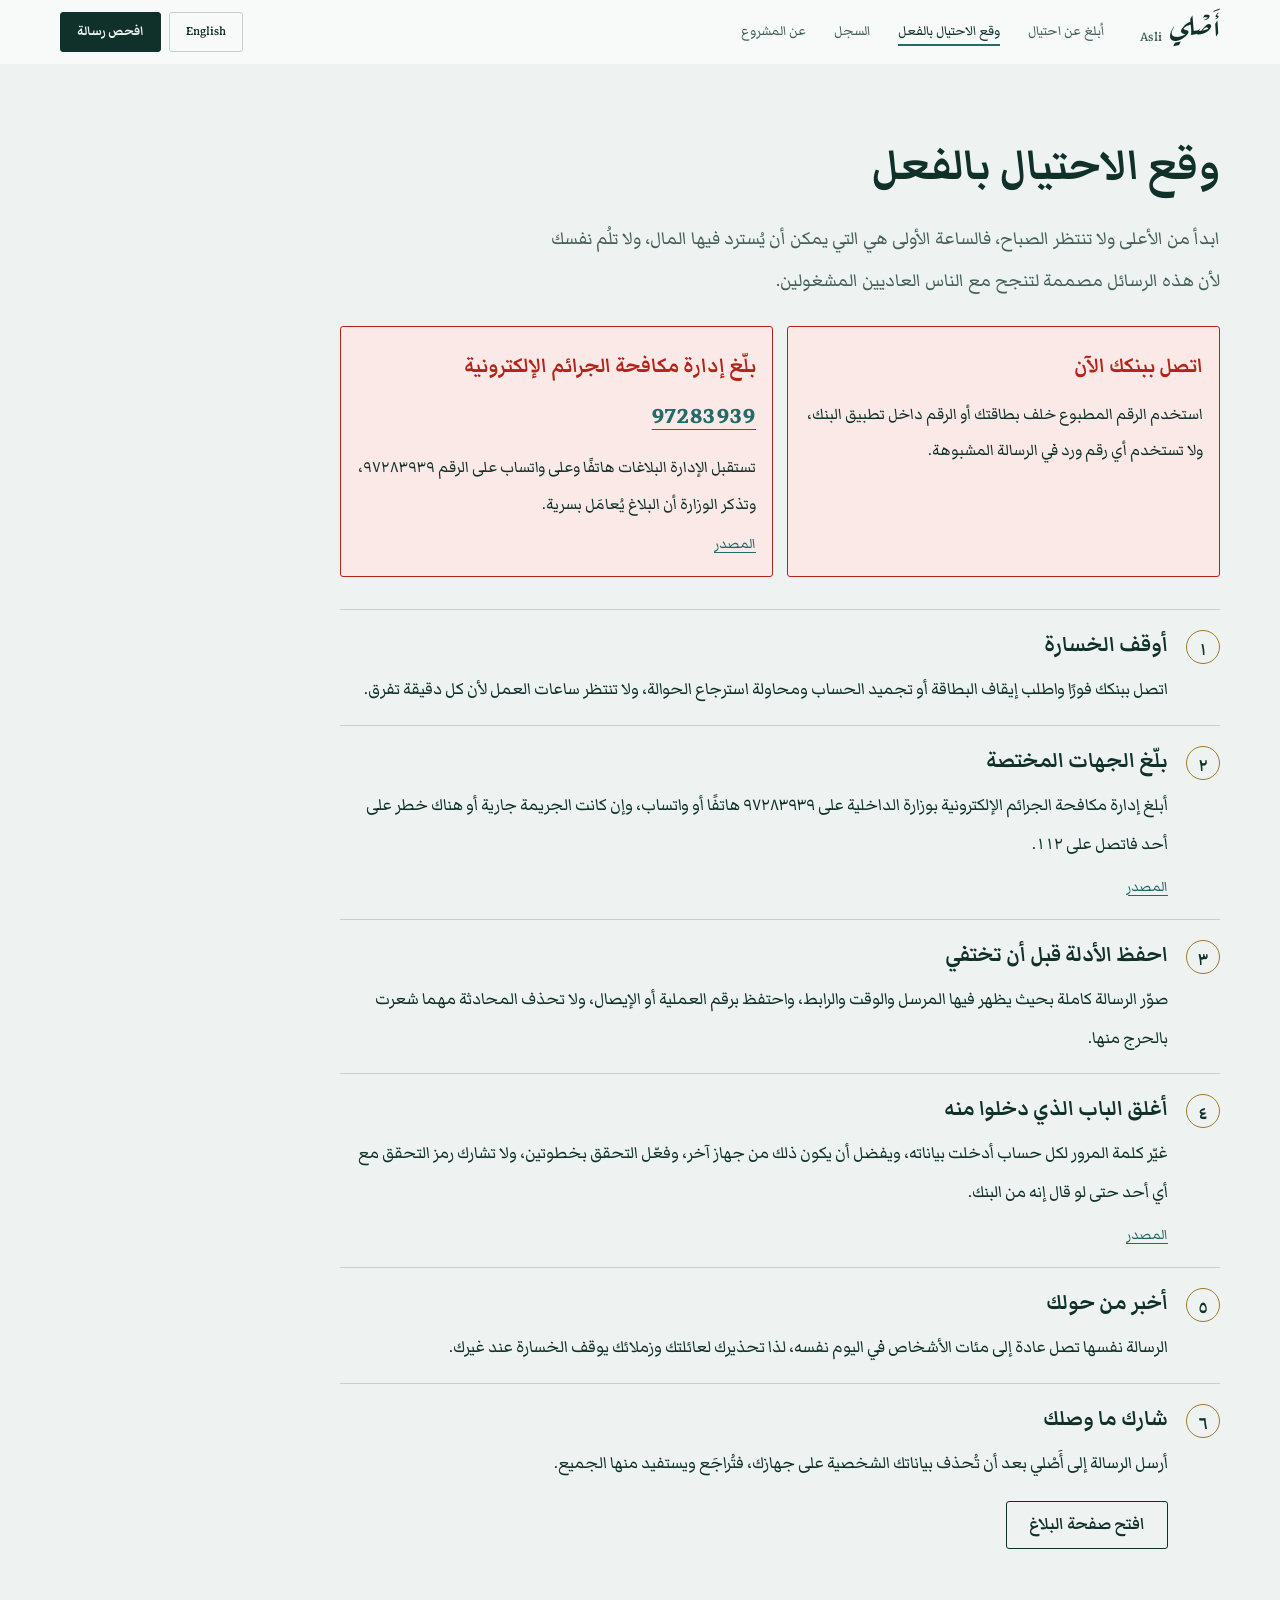
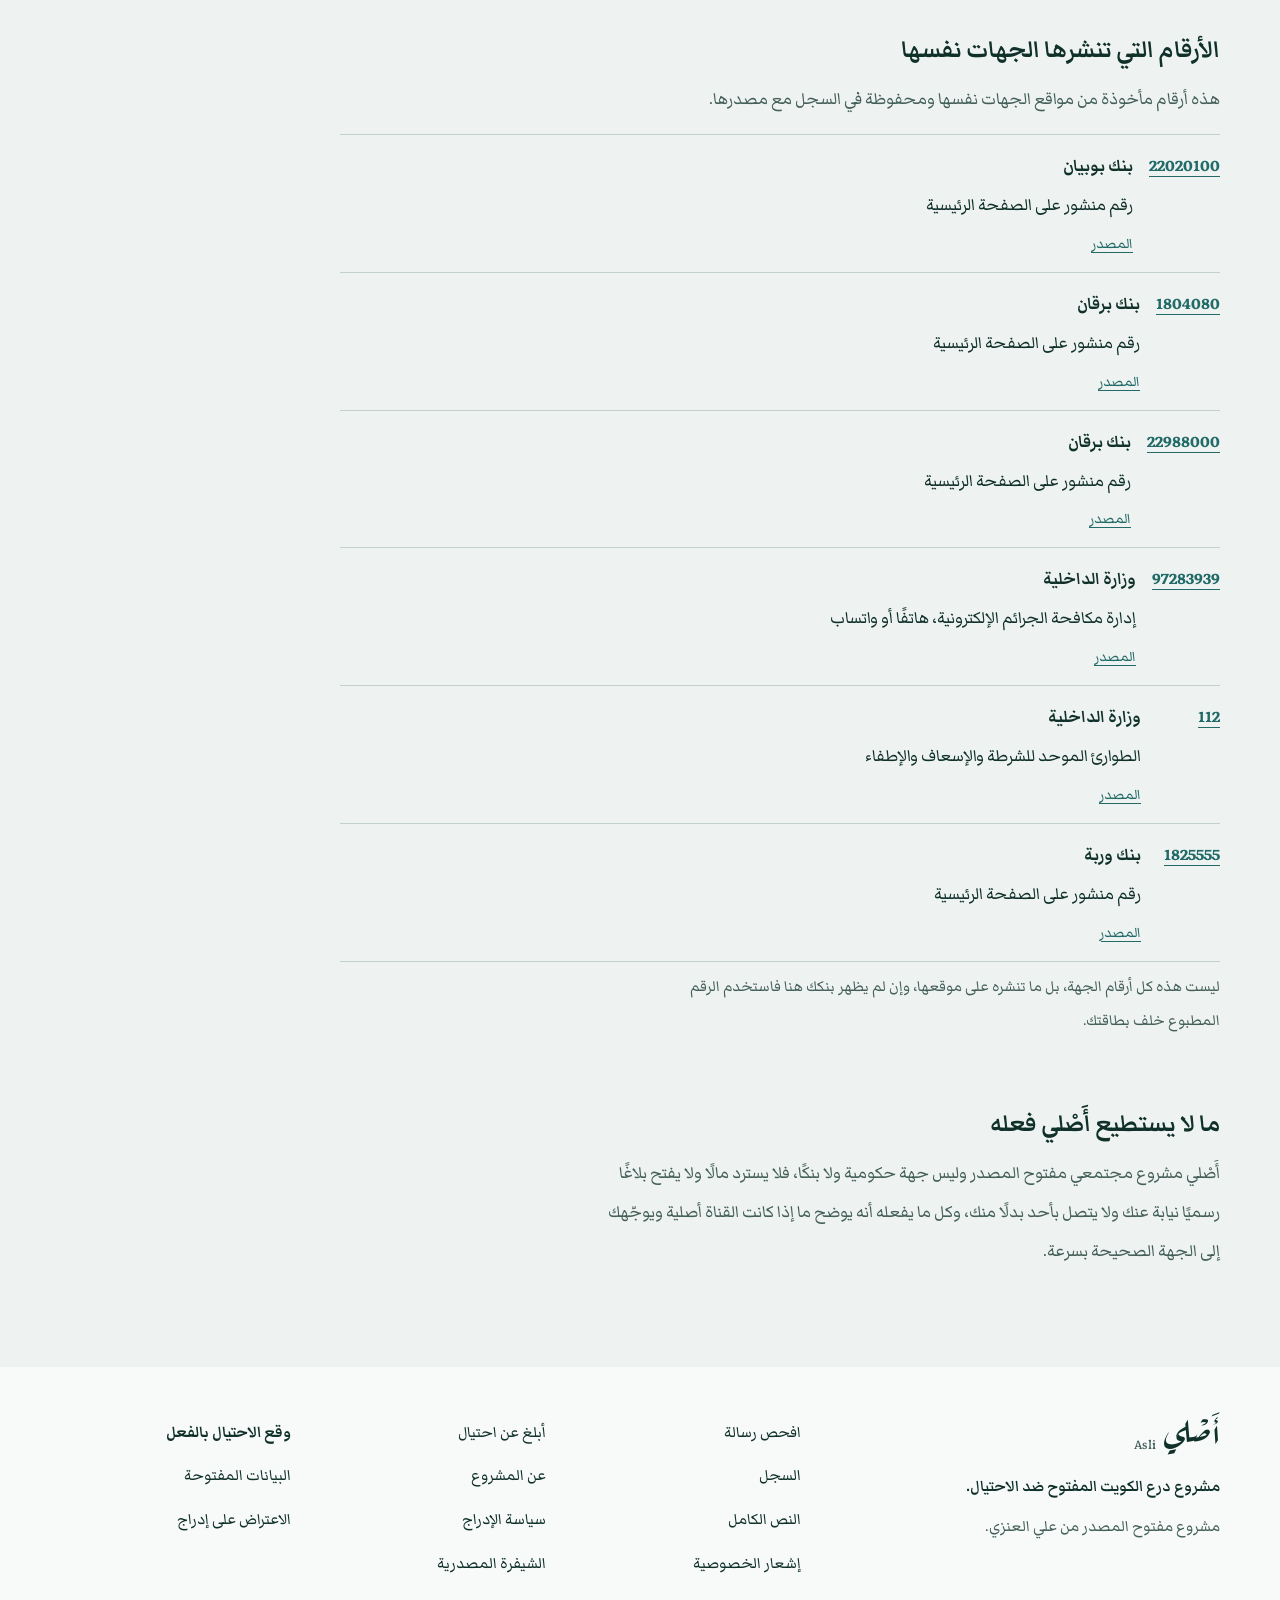
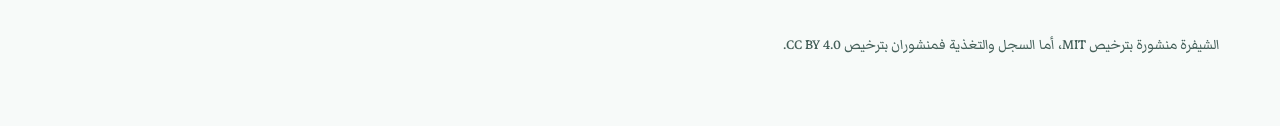
<file: docs/help.html>
<!doctype html>
<html lang="ar" dir="rtl">
<head>
<meta charset="utf-8">
<meta name="viewport" content="width=device-width, initial-scale=1, viewport-fit=cover">
<title>وقع الاحتيال بالفعل | أَصْلي</title>
<meta name="description" content="خطوات الساعة الأولى بعد الوقوع في الاحتيال في الكويت، إذ توقف الخسارة أولًا ثم تُبلغ الجهات المختصة وتحفظ الأدلة.">
<meta name="author" content="Ali AlEnezi">
<meta name="color-scheme" content="light dark">
<meta name="theme-color" content="#EEF3F1" media="(prefers-color-scheme: light)">
<meta name="theme-color" content="#0D1B18" media="(prefers-color-scheme: dark)">
<link rel="canonical" href="https://asli.3li.info/help.html">
<link rel="icon" href="favicon.svg" type="image/svg+xml">
<meta property="og:type" content="website">
<meta property="og:site_name" content="Asli">
<meta property="og:title" content="وقع الاحتيال بالفعل | It already happened">
<meta property="og:description" content="The first hour after a scam in Kuwait: stop the loss, report it, keep the evidence.">
<meta property="og:url" content="https://asli.3li.info/help.html">
<meta property="og:image" content="https://asli.3li.info/og.png">
<meta name="twitter:card" content="summary_large_image">
<link rel="preconnect" href="https://fonts.googleapis.com">
<link rel="preconnect" href="https://fonts.gstatic.com" crossorigin>
<link rel="stylesheet" href="https://fonts.googleapis.com/css2?family=Aref+Ruqaa:wght@700&amp;family=Markazi+Text:wght@400..700&amp;display=swap">
<link rel="stylesheet" href="style.css">
<link rel="stylesheet" href="pages.css">
<link rel="manifest" href="manifest.webmanifest">
<link rel="apple-touch-icon" href="icon-192.png">
</head>
<body class="tool-page">
<!-- shell:header -->
<a class="skip" href="#main" data-s="skip">انتقل إلى المحتوى</a>
<header class="masthead">
  <div class="bar">
    <a class="brand" href="./" data-s-aria="homeLabel" aria-label="أَصْلي، الصفحة الرئيسية"><span class="brand-ar" lang="ar">أَصْلي</span><span class="brand-en" lang="en">Asli</span></a>
    <nav class="site-nav" data-s-aria="navLabel" aria-label="أقسام الموقع">
      <a href="report.html" data-s="navReport">أبلغ عن احتيال</a>
      <a href="help.html" data-s="navHelp">وقع الاحتيال بالفعل</a>
      <a href="registry.html" data-s="navRegistry">السجل</a>
      <a href="about.html" data-s="navAbout">عن المشروع</a>
    </nav>
    <div class="bar-end">
      <button id="lang" class="lang" type="button" lang="en" data-s-aria="langLabel" aria-label="اعرض الصفحة بالإنجليزية"><span data-s="lang">English</span></button>
      <a class="bar-action" href="check.html" data-s="navCheck">افحص رسالة</a>
    </div>
  </div>
</header>
<!-- /shell:header -->

<main id="main" class="wrap page">
  <header class="page-head">
    <h1 data-t="title">وقع الاحتيال بالفعل</h1>
    <p class="lead" data-t="lead"></p>
  </header>

  <div class="urgent-call" id="urgent"></div>

  <ol id="steps" class="steps"></ol>

  <section class="aside-block numbers-block" aria-labelledby="numbers-title">
    <h2 id="numbers-title" data-t="numbersTitle"></h2>
    <p data-t="numbersLead"></p>
    <ul id="numbers" class="numbers"></ul>
    <p class="note" data-t="numbersNote"></p>
  </section>

  <section class="aside-block limits" aria-labelledby="limits-title">
    <h2 id="limits-title" data-t="limitsTitle"></h2>
    <p data-t="limits"></p>
  </section>
</main>

<!-- shell:footer -->
<footer class="foot">
  <div class="wrap foot-inner">
    <div class="foot-close">
      <p class="foot-mark"><span class="brand-ar" lang="ar">أَصْلي</span><span class="brand-en" lang="en">Asli</span></p>
      <p class="foot-line" data-s="footLine">مشروع درع الكويت المفتوح ضد الاحتيال.</p>
      <p class="foot-by" data-s="footBy">مشروع مفتوح المصدر من علي العنزي.</p>
    </div>
    <nav class="foot-nav" data-s-aria="footNavLabel" aria-label="روابط المشروع">
      <a href="check.html" data-s="navCheck">افحص رسالة</a>
      <a href="report.html" data-s="navReport">أبلغ عن احتيال</a>
      <a href="help.html" data-s="navHelp">وقع الاحتيال بالفعل</a>
      <a href="registry.html" data-s="navRegistry">السجل</a>
      <a href="about.html" data-s="navAbout">عن المشروع</a>
      <a href="registry.html#data" data-s="footData">البيانات المفتوحة</a>
      <a href="https://github.com/SiteQ8/Asli/blob/main/PROJECT.ar.md" data-href-ar="https://github.com/SiteQ8/Asli/blob/main/PROJECT.ar.md" data-href-en="https://github.com/SiteQ8/Asli/blob/main/PROJECT.md" data-s="footText">النص الكامل</a>
      <a href="https://github.com/SiteQ8/Asli/blob/main/LISTING-POLICY.md" data-s="footPolicy">سياسة الإدراج</a>
      <a href="https://github.com/SiteQ8/Asli/blob/main/APPEALS.md" data-s="footAppeals">الاعتراض على إدراج</a>
      <a href="https://github.com/SiteQ8/Asli/blob/main/PRIVACY.md" data-s="footPrivacy">إشعار الخصوصية</a>
      <a href="https://github.com/SiteQ8/Asli" data-s="footSource">الشيفرة المصدرية</a>
    </nav>
    <div class="foot-small">
      <p data-s="footLicence">الشيفرة منشورة بترخيص MIT، أما السجل والتغذية فمنشوران بترخيص CC BY 4.0.</p>
      <p data-meta="build"></p>
    </div>
  </div>
</footer>
<!-- /shell:footer -->

<script src="site.js"></script>
<script src="help.js"></script>
<script src="offline.js"></script>
</body>
</html>
</file>
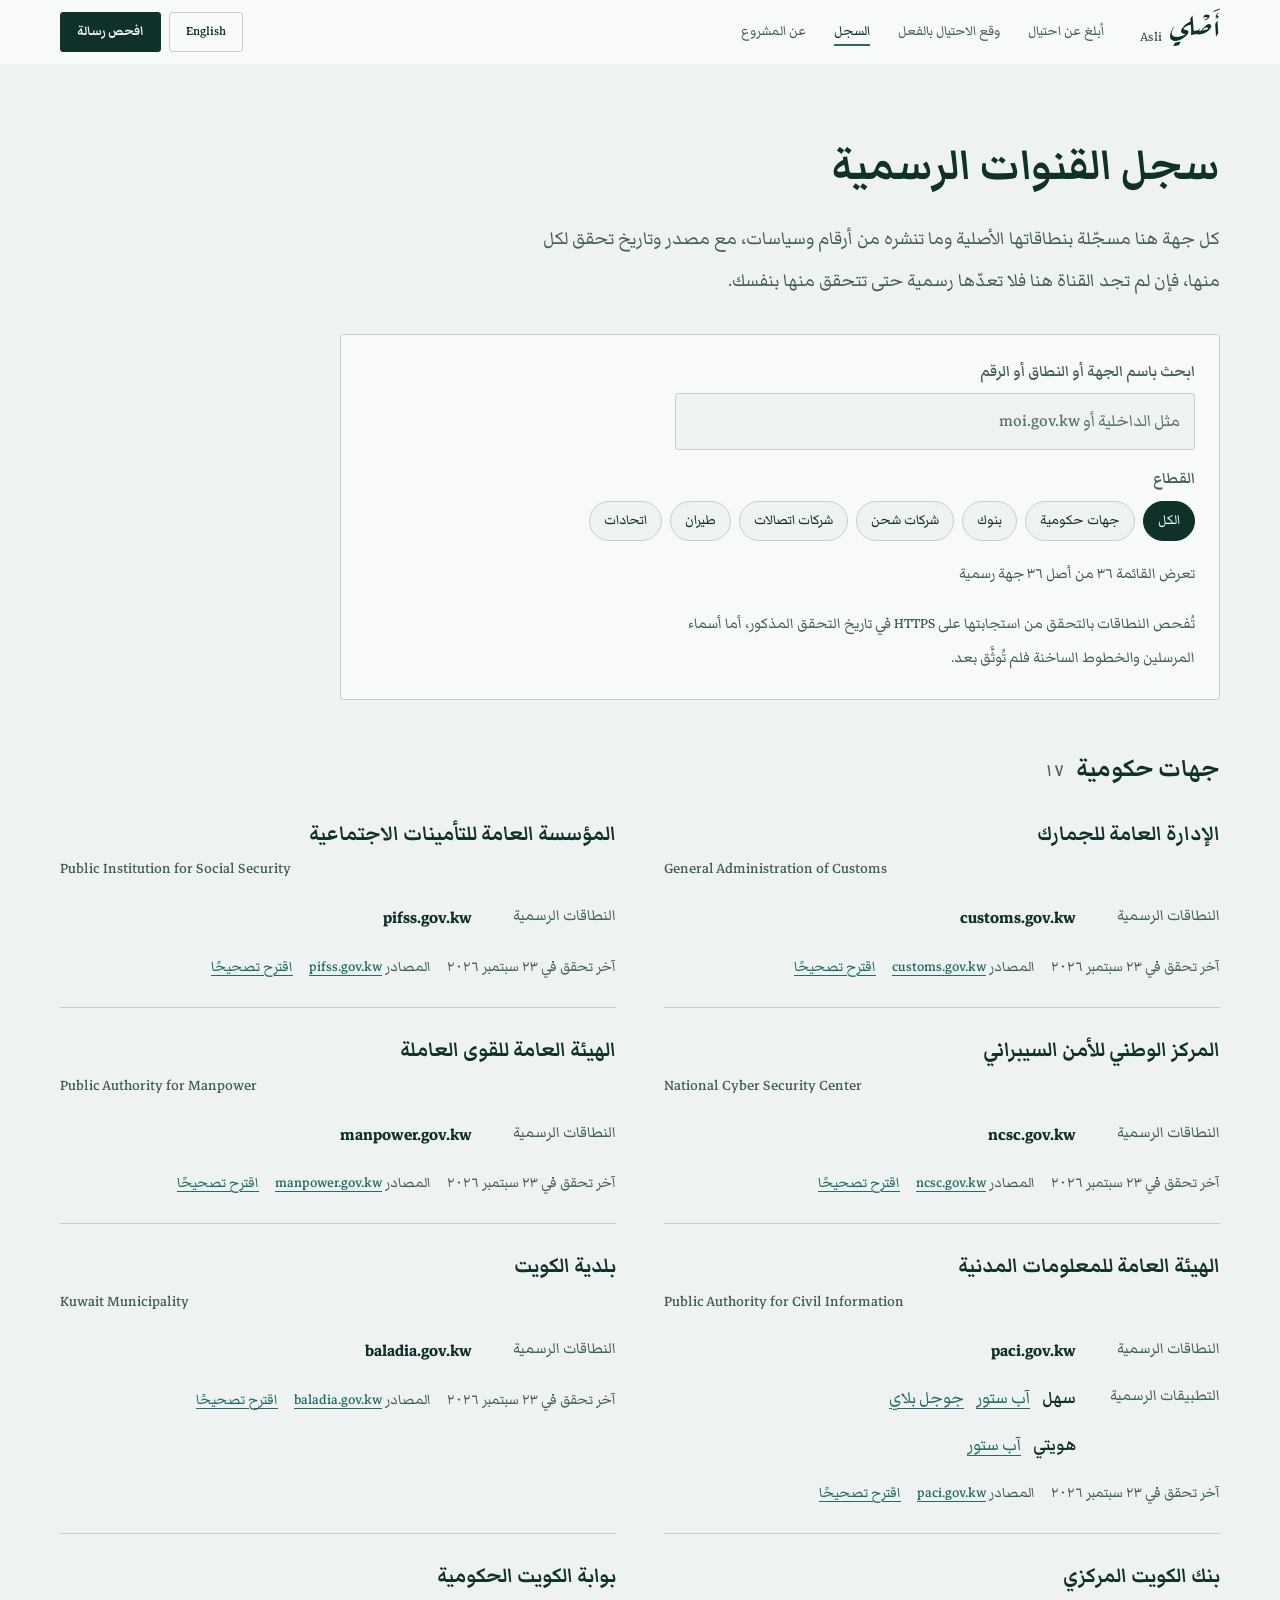
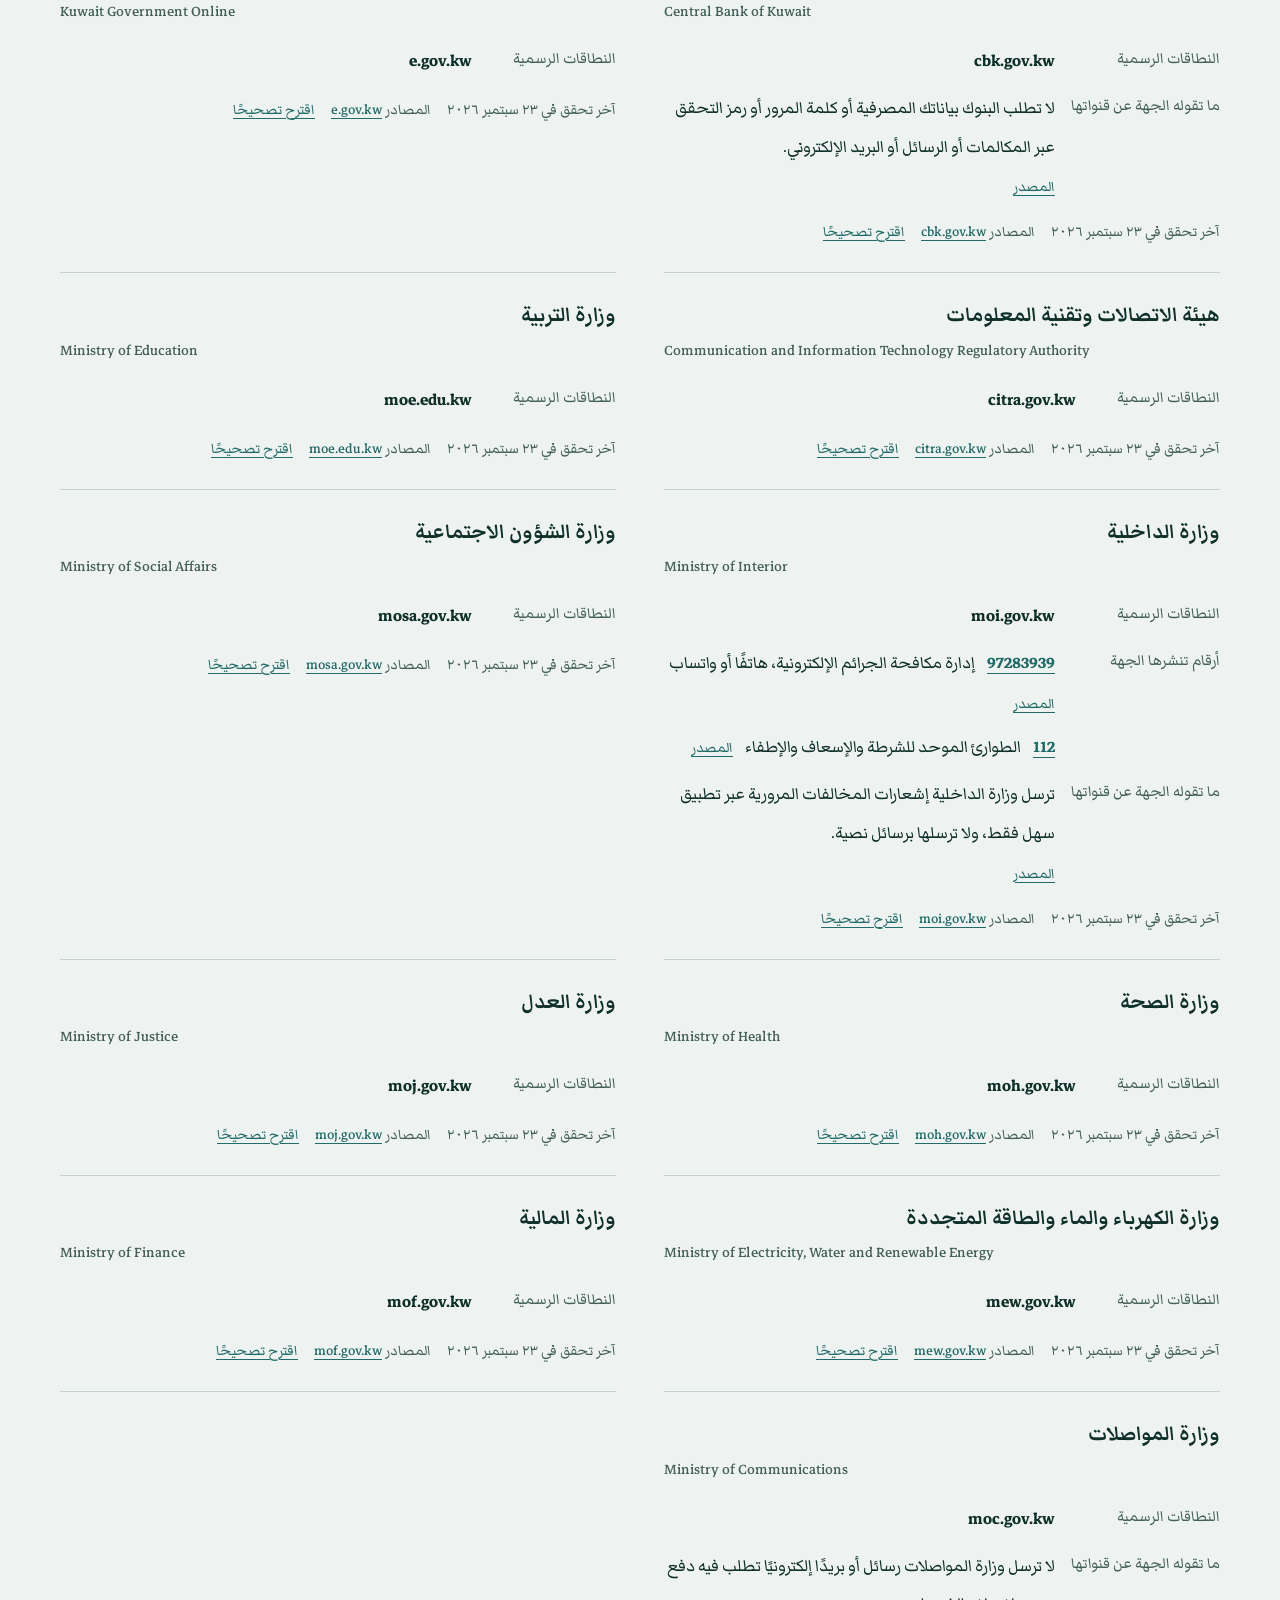
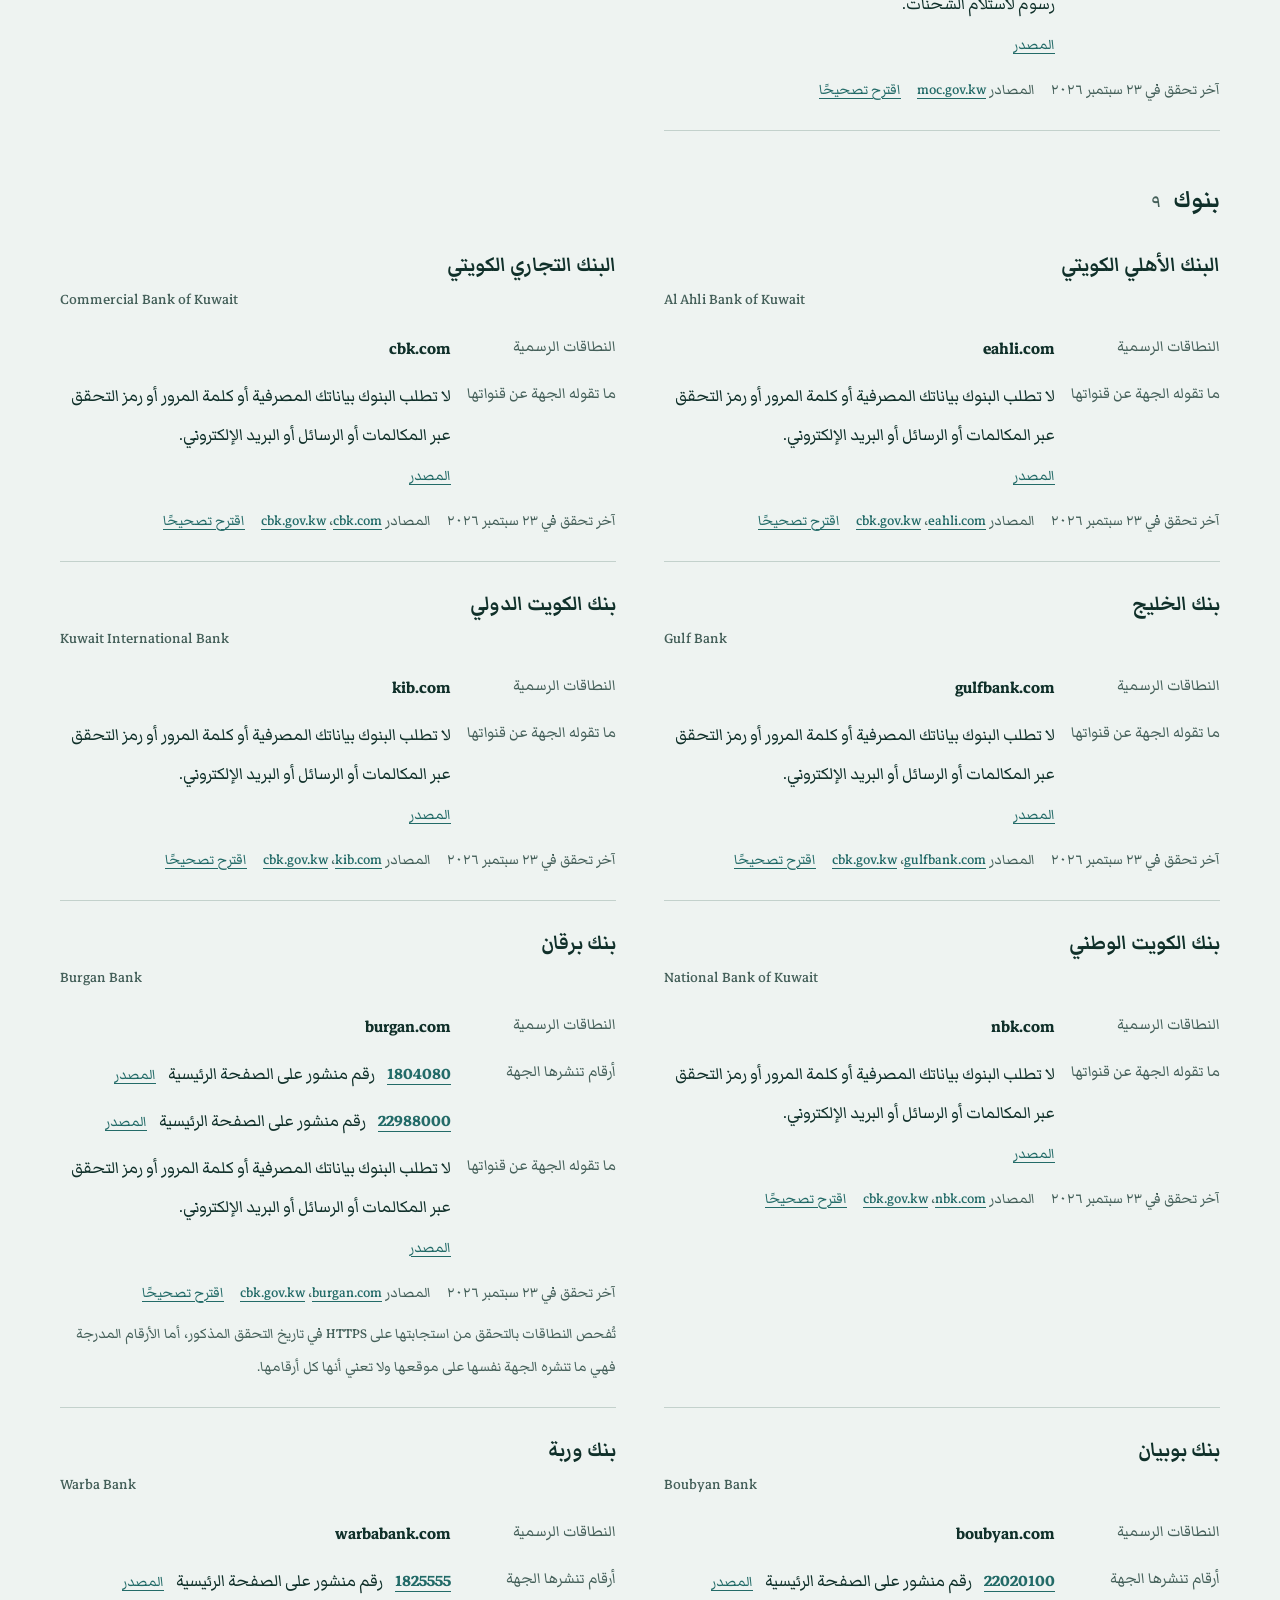
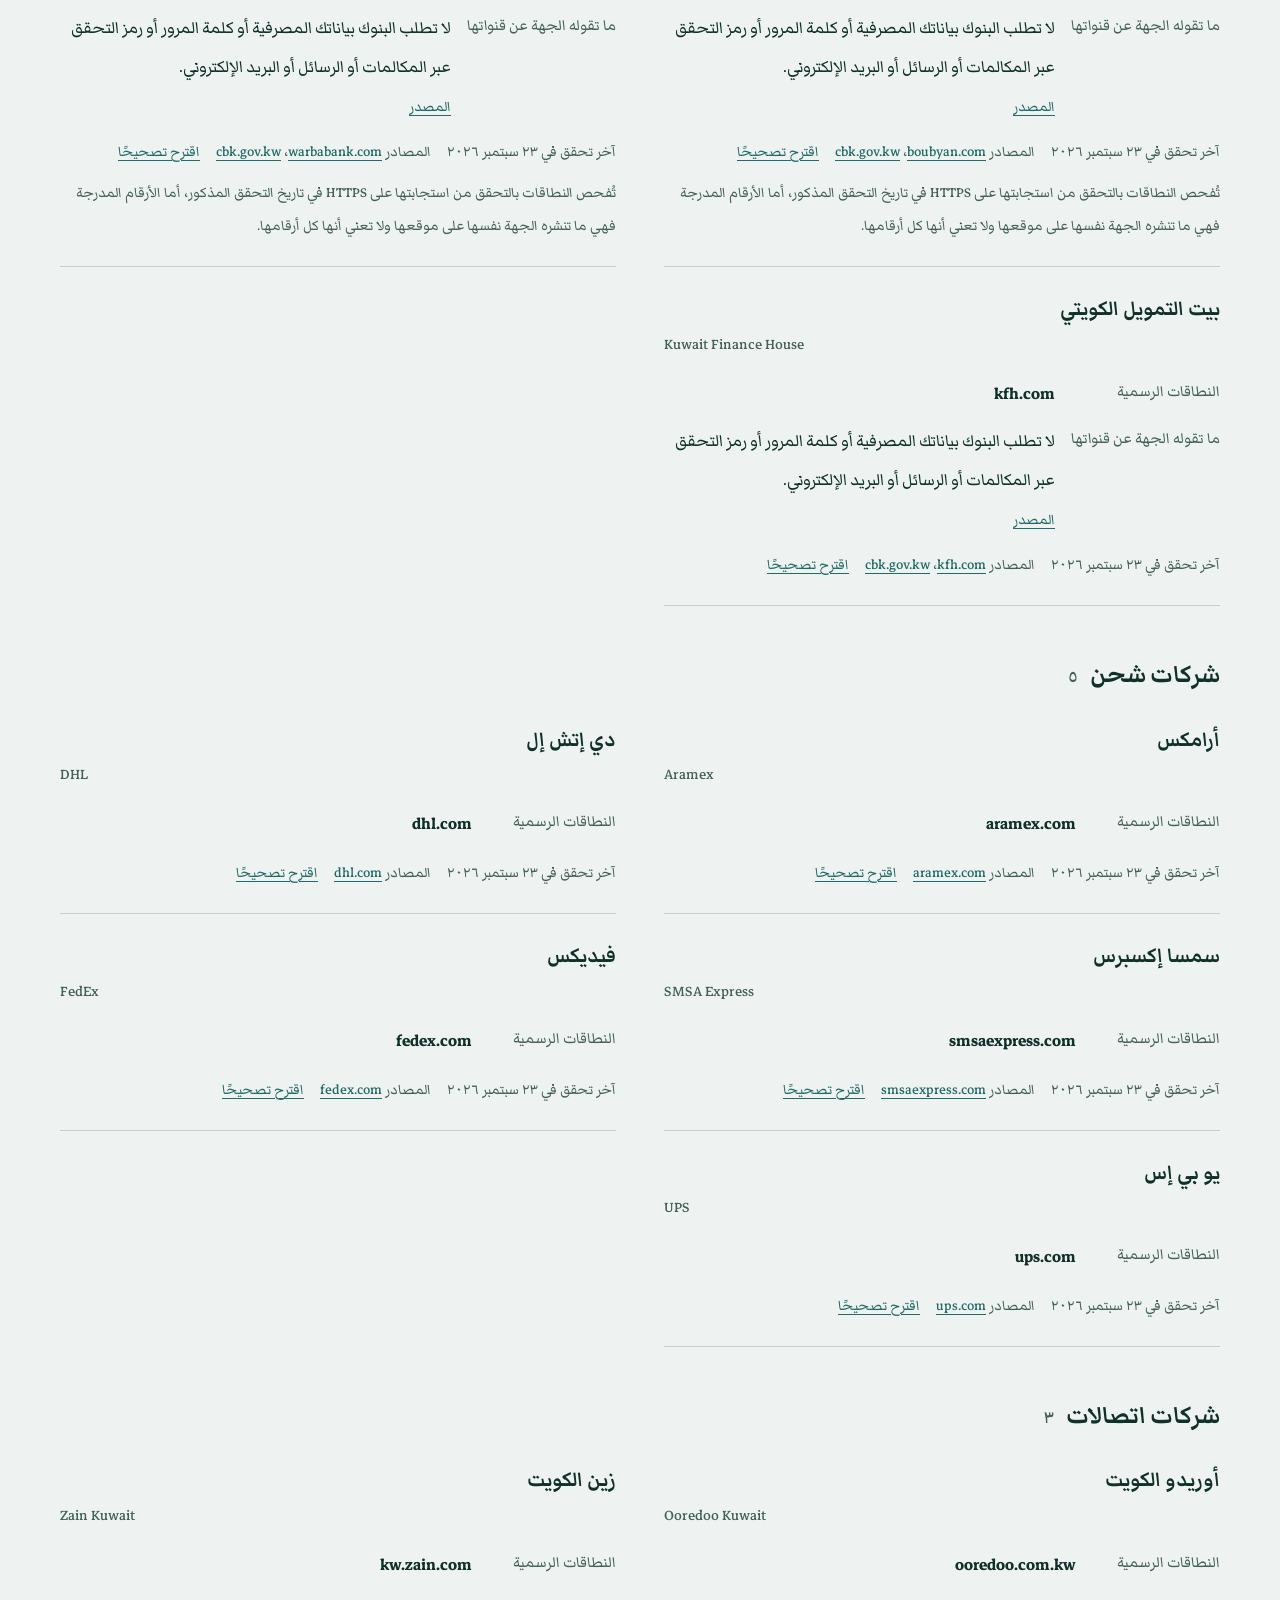
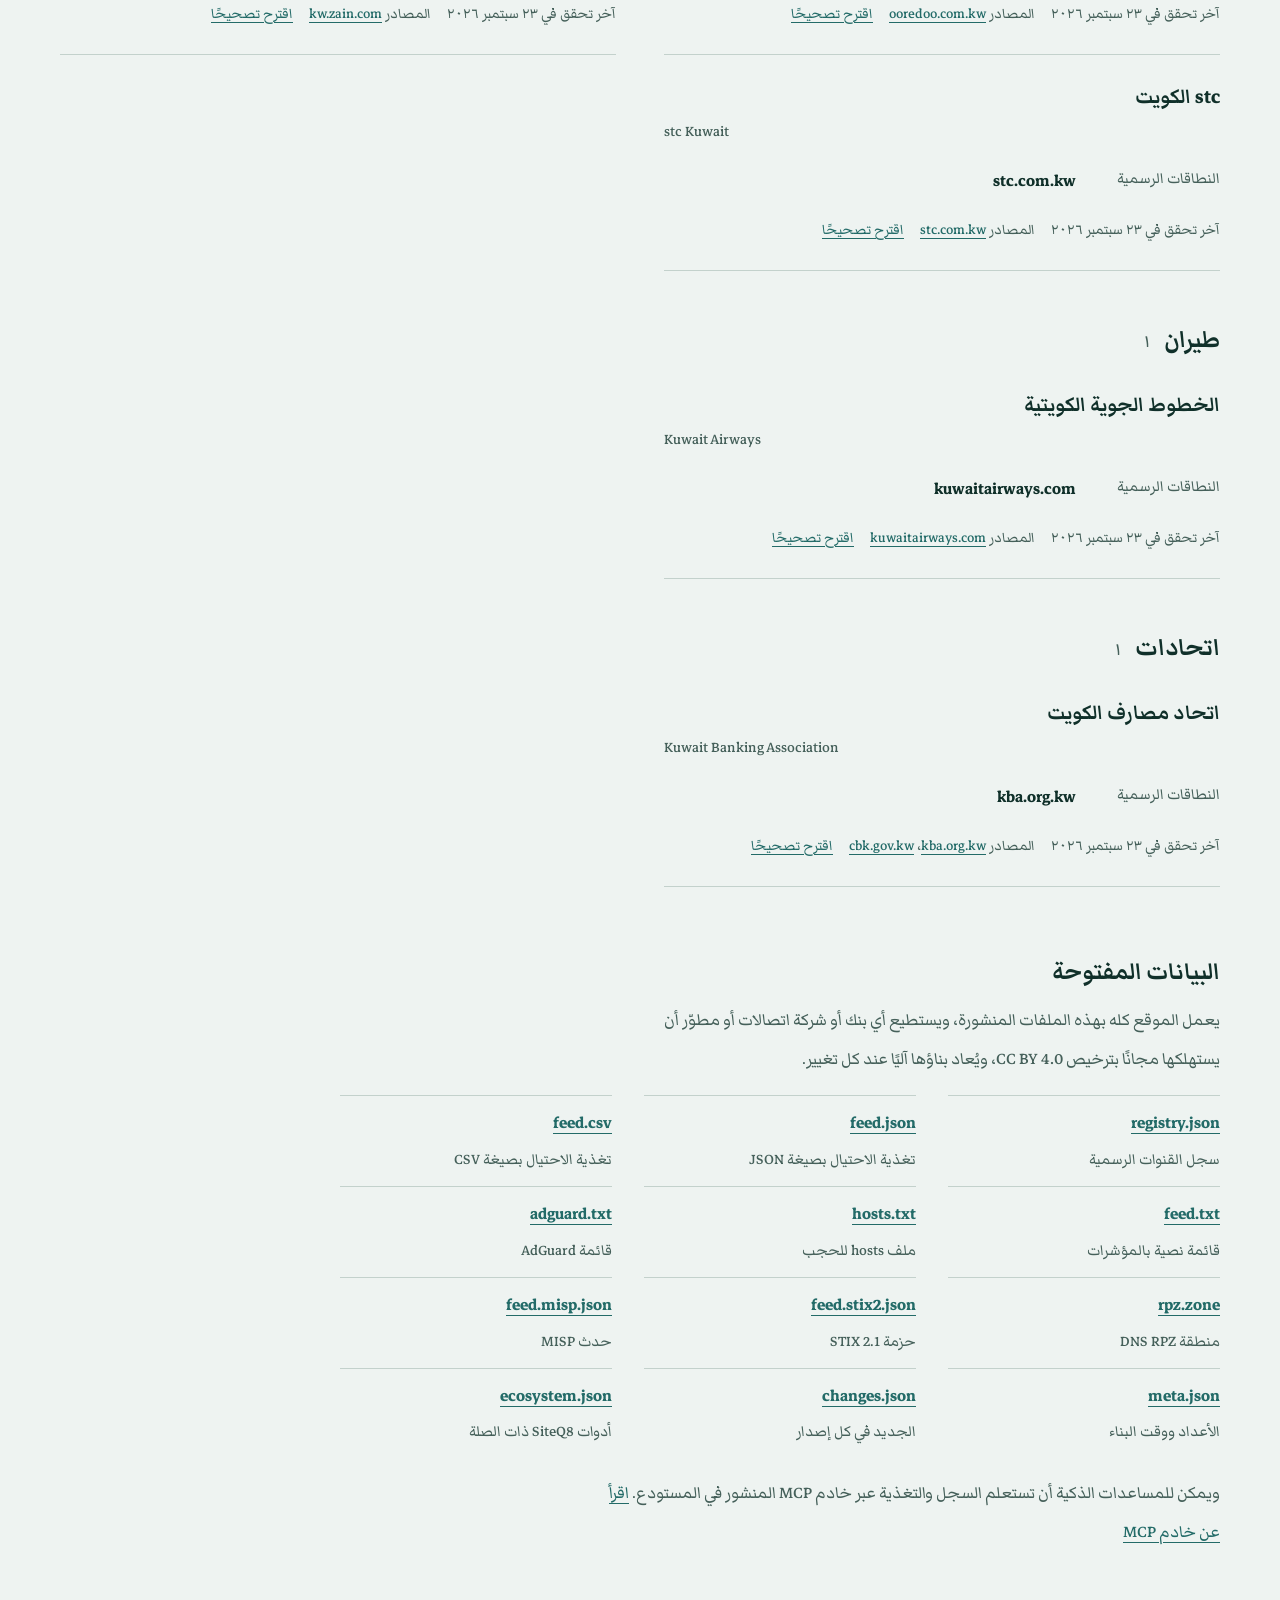
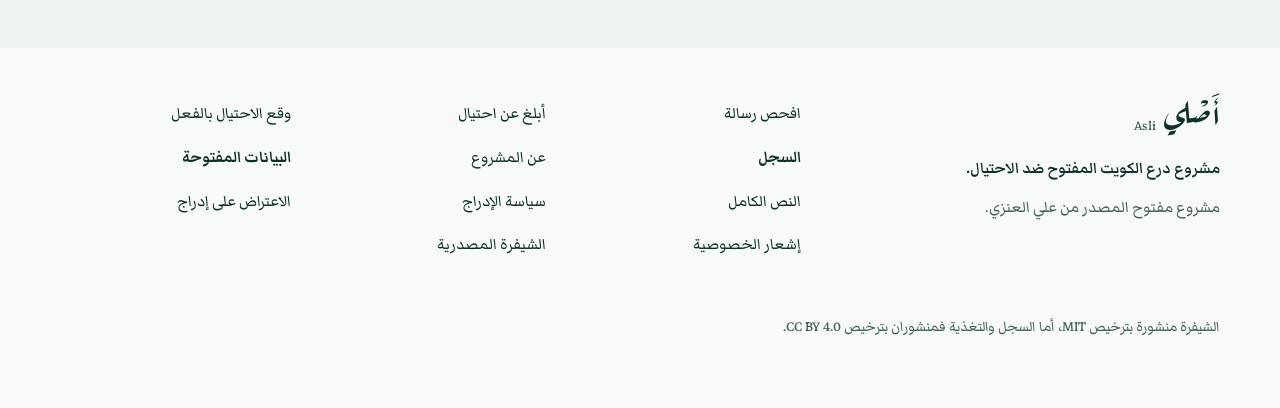
<file: docs/registry.html>
<!doctype html>
<html lang="ar" dir="rtl">
<head>
<meta charset="utf-8">
<meta name="viewport" content="width=device-width, initial-scale=1, viewport-fit=cover">
<title>سجل القنوات الرسمية | أَصْلي</title>
<meta name="description" content="سجل مفتوح للقنوات الرسمية الأصلية في الكويت، بنطاقات كل جهة وما تنشره من أرقام وسياسات، مع مصدر وتاريخ تحقق لكل منها.">
<meta name="author" content="Ali AlEnezi">
<meta name="color-scheme" content="light dark">
<meta name="theme-color" content="#EEF3F1" media="(prefers-color-scheme: light)">
<meta name="theme-color" content="#0D1B18" media="(prefers-color-scheme: dark)">
<link rel="canonical" href="https://asli.3li.info/registry.html">
<link rel="icon" href="favicon.svg" type="image/svg+xml">
<meta property="og:type" content="website">
<meta property="og:site_name" content="Asli">
<meta property="og:title" content="سجل القنوات الرسمية | Registry of official channels">
<meta property="og:description" content="Kuwait's genuine official channels: the domains, numbers and policies each body publishes, each with a source and a verification date.">
<meta property="og:url" content="https://asli.3li.info/registry.html">
<meta property="og:image" content="https://asli.3li.info/og.png">
<meta name="twitter:card" content="summary_large_image">
<link rel="preconnect" href="https://fonts.googleapis.com">
<link rel="preconnect" href="https://fonts.gstatic.com" crossorigin>
<link rel="stylesheet" href="https://fonts.googleapis.com/css2?family=Aref+Ruqaa:wght@700&amp;family=Markazi+Text:wght@400..700&amp;display=swap">
<link rel="stylesheet" href="style.css">
<link rel="stylesheet" href="pages.css">
<link rel="manifest" href="manifest.webmanifest">
<link rel="apple-touch-icon" href="icon-192.png">
</head>
<body class="tool-page">
<!-- shell:header -->
<a class="skip" href="#main" data-s="skip">انتقل إلى المحتوى</a>
<header class="masthead">
  <div class="bar">
    <a class="brand" href="./" data-s-aria="homeLabel" aria-label="أَصْلي، الصفحة الرئيسية"><span class="brand-ar" lang="ar">أَصْلي</span><span class="brand-en" lang="en">Asli</span></a>
    <nav class="site-nav" data-s-aria="navLabel" aria-label="أقسام الموقع">
      <a href="report.html" data-s="navReport">أبلغ عن احتيال</a>
      <a href="help.html" data-s="navHelp">وقع الاحتيال بالفعل</a>
      <a href="registry.html" data-s="navRegistry">السجل</a>
      <a href="about.html" data-s="navAbout">عن المشروع</a>
    </nav>
    <div class="bar-end">
      <button id="lang" class="lang" type="button" lang="en" data-s-aria="langLabel" aria-label="اعرض الصفحة بالإنجليزية"><span data-s="lang">English</span></button>
      <a class="bar-action" href="check.html" data-s="navCheck">افحص رسالة</a>
    </div>
  </div>
</header>
<!-- /shell:header -->

<main id="main" class="wrap page">
  <header class="page-head">
    <h1 data-r="title">سجل القنوات الرسمية</h1>
    <p class="lead" data-r="lead"></p>
  </header>

  <div class="registry-tools" role="search">
    <div class="field">
      <label class="field-label" for="reg-q" data-r="searchLabel"></label>
      <input id="reg-q" class="text-input" type="search" autocomplete="off" spellcheck="false">
    </div>
    <div class="field" role="group" aria-labelledby="reg-sector-label">
      <p id="reg-sector-label" class="field-label" data-r="sectorLabel"></p>
      <div id="reg-sectors" class="chips"></div>
    </div>
    <p id="reg-count" class="data-state" aria-live="polite"></p>
    <p id="reg-note" class="reg-note" hidden></p>
  </div>

  <div id="reg-list" class="registry"></div>

  <noscript>
    <p class="noscript" lang="ar" dir="rtl">تُرسم القائمة بجافاسكربت من الملف <a href="data/registry.json">data/registry.json</a>، ويمكنك فتحه مباشرة.</p>
    <p class="noscript" lang="en" dir="ltr">The list is drawn with JavaScript from <a href="data/registry.json">data/registry.json</a>, which you can open directly.</p>
  </noscript>

  <section id="data" class="aside-block" aria-labelledby="data-title">
    <h2 id="data-title" data-r="dataTitle"></h2>
    <p data-r="dataLead"></p>
    <ul id="data-files" class="data-files"></ul>
    <p class="data-mcp"><span data-r="mcp"></span> <a href="https://github.com/SiteQ8/Asli/tree/main/mcp" data-r="mcpLink"></a></p>
  </section>
</main>

<!-- shell:footer -->
<footer class="foot">
  <div class="wrap foot-inner">
    <div class="foot-close">
      <p class="foot-mark"><span class="brand-ar" lang="ar">أَصْلي</span><span class="brand-en" lang="en">Asli</span></p>
      <p class="foot-line" data-s="footLine">مشروع درع الكويت المفتوح ضد الاحتيال.</p>
      <p class="foot-by" data-s="footBy">مشروع مفتوح المصدر من علي العنزي.</p>
    </div>
    <nav class="foot-nav" data-s-aria="footNavLabel" aria-label="روابط المشروع">
      <a href="check.html" data-s="navCheck">افحص رسالة</a>
      <a href="report.html" data-s="navReport">أبلغ عن احتيال</a>
      <a href="help.html" data-s="navHelp">وقع الاحتيال بالفعل</a>
      <a href="registry.html" data-s="navRegistry">السجل</a>
      <a href="about.html" data-s="navAbout">عن المشروع</a>
      <a href="registry.html#data" data-s="footData">البيانات المفتوحة</a>
      <a href="https://github.com/SiteQ8/Asli/blob/main/PROJECT.ar.md" data-href-ar="https://github.com/SiteQ8/Asli/blob/main/PROJECT.ar.md" data-href-en="https://github.com/SiteQ8/Asli/blob/main/PROJECT.md" data-s="footText">النص الكامل</a>
      <a href="https://github.com/SiteQ8/Asli/blob/main/LISTING-POLICY.md" data-s="footPolicy">سياسة الإدراج</a>
      <a href="https://github.com/SiteQ8/Asli/blob/main/APPEALS.md" data-s="footAppeals">الاعتراض على إدراج</a>
      <a href="https://github.com/SiteQ8/Asli/blob/main/PRIVACY.md" data-s="footPrivacy">إشعار الخصوصية</a>
      <a href="https://github.com/SiteQ8/Asli" data-s="footSource">الشيفرة المصدرية</a>
    </nav>
    <div class="foot-small">
      <p data-s="footLicence">الشيفرة منشورة بترخيص MIT، أما السجل والتغذية فمنشوران بترخيص CC BY 4.0.</p>
      <p data-meta="build"></p>
    </div>
  </div>
</footer>
<!-- /shell:footer -->

<script src="site.js"></script>
<script src="registry.js"></script>
<script src="offline.js"></script>
</body>
</html>
</file>
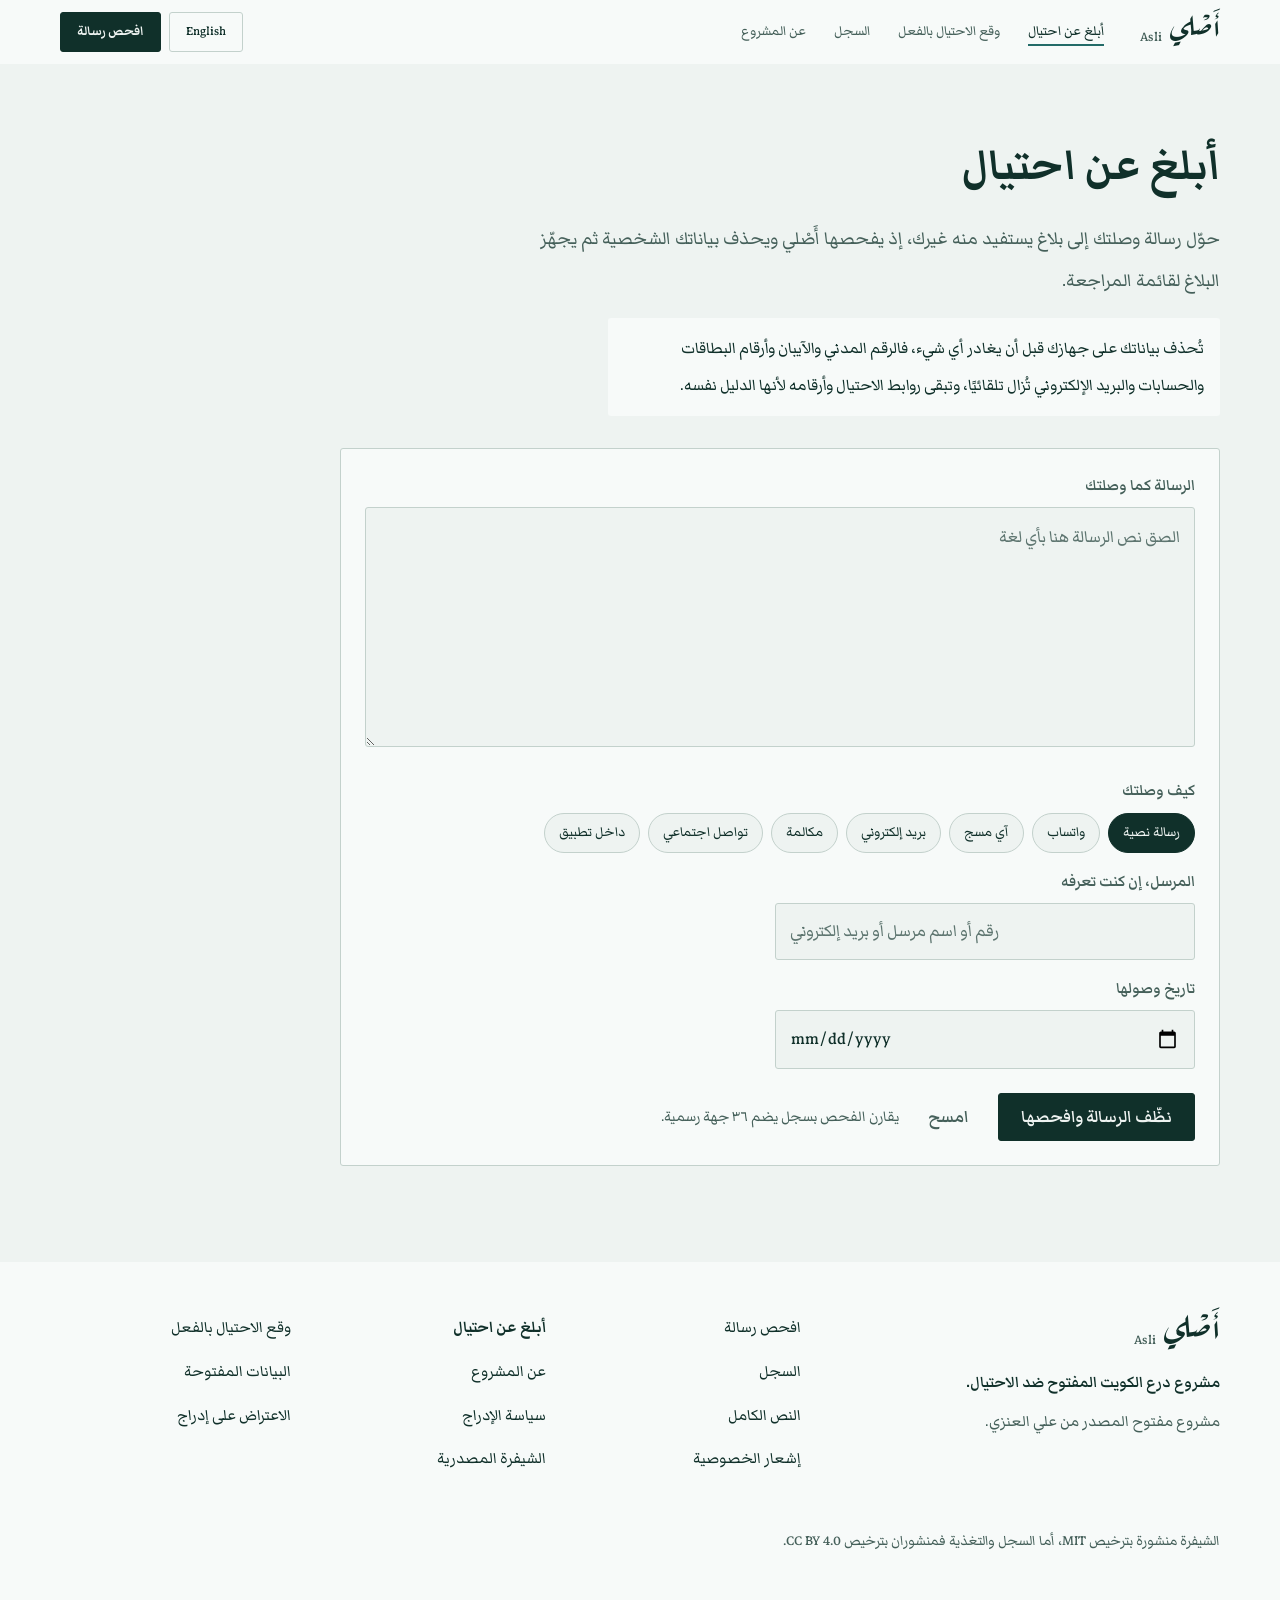
<file: docs/report.html>
<!doctype html>
<html lang="ar" dir="rtl">
<head>
<meta charset="utf-8">
<meta name="viewport" content="width=device-width, initial-scale=1, viewport-fit=cover">
<title>أبلغ عن احتيال | أَصْلي</title>
<meta name="description" content="حوّل رسالة احتيال إلى بلاغ مفيد، إذ تُحذف بياناتك الشخصية على جهازك قبل أن يغادر أي شيء، وتبقى أدلة الاحتيال كما هي.">
<meta name="author" content="Ali AlEnezi">
<meta name="color-scheme" content="light dark">
<meta name="theme-color" content="#EEF3F1" media="(prefers-color-scheme: light)">
<meta name="theme-color" content="#0D1B18" media="(prefers-color-scheme: dark)">
<link rel="canonical" href="https://asli.3li.info/report.html">
<link rel="icon" href="favicon.svg" type="image/svg+xml">
<meta property="og:type" content="website">
<meta property="og:site_name" content="Asli">
<meta property="og:title" content="أبلغ عن احتيال | Report a scam">
<meta property="og:description" content="Turn a scam message into a useful report. Your own details are removed on your device before anything leaves it.">
<meta property="og:url" content="https://asli.3li.info/report.html">
<meta property="og:image" content="https://asli.3li.info/og.png">
<meta name="twitter:card" content="summary_large_image">
<link rel="preconnect" href="https://fonts.googleapis.com">
<link rel="preconnect" href="https://fonts.gstatic.com" crossorigin>
<link rel="stylesheet" href="https://fonts.googleapis.com/css2?family=Aref+Ruqaa:wght@700&amp;family=Markazi+Text:wght@400..700&amp;display=swap">
<link rel="stylesheet" href="style.css">
<link rel="stylesheet" href="pages.css">
<link rel="manifest" href="manifest.webmanifest">
<link rel="apple-touch-icon" href="icon-192.png">
</head>
<body class="tool-page">
<!-- shell:header -->
<a class="skip" href="#main" data-s="skip">انتقل إلى المحتوى</a>
<header class="masthead">
  <div class="bar">
    <a class="brand" href="./" data-s-aria="homeLabel" aria-label="أَصْلي، الصفحة الرئيسية"><span class="brand-ar" lang="ar">أَصْلي</span><span class="brand-en" lang="en">Asli</span></a>
    <nav class="site-nav" data-s-aria="navLabel" aria-label="أقسام الموقع">
      <a href="report.html" data-s="navReport">أبلغ عن احتيال</a>
      <a href="help.html" data-s="navHelp">وقع الاحتيال بالفعل</a>
      <a href="registry.html" data-s="navRegistry">السجل</a>
      <a href="about.html" data-s="navAbout">عن المشروع</a>
    </nav>
    <div class="bar-end">
      <button id="lang" class="lang" type="button" lang="en" data-s-aria="langLabel" aria-label="اعرض الصفحة بالإنجليزية"><span data-s="lang">English</span></button>
      <a class="bar-action" href="check.html" data-s="navCheck">افحص رسالة</a>
    </div>
  </div>
</header>
<!-- /shell:header -->

<main id="main" class="wrap page">
  <header class="page-head">
    <h1 data-t="title">أبلغ عن احتيال</h1>
    <p class="lead" data-t="lead"></p>
    <p class="privacy-note" data-t="privacy"></p>
  </header>

  <form id="form" class="check-form" autocomplete="off">
    <label class="field">
      <span class="field-label" data-t="labelText"></span>
      <textarea id="text" class="text-area" rows="6" spellcheck="false" data-t-placeholder="placeholder"></textarea>
    </label>

    <div class="field">
      <span class="field-label" data-t="labelChannel"></span>
      <div id="channels" class="chips" role="radiogroup" data-t-aria="labelChannel"></div>
    </div>

    <label class="field">
      <span class="field-label" data-t="labelFrom"></span>
      <input id="from" class="text-input" type="text" dir="ltr" autocomplete="off" data-t-placeholder="fromPlaceholder">
    </label>

    <label class="field">
      <span class="field-label" data-t="labelSeen"></span>
      <input id="seen" class="text-input" type="date">
    </label>

    <div class="form-actions">
      <button type="submit" class="btn primary" data-t="prepare"></button>
      <button type="button" id="clear" class="btn quiet" data-t="clear"></button>
      <span id="dataState" class="data-state" aria-live="polite"></span>
    </div>
  </form>

  <section id="result" class="result" aria-live="polite" hidden></section>
</main>

<!-- shell:footer -->
<footer class="foot">
  <div class="wrap foot-inner">
    <div class="foot-close">
      <p class="foot-mark"><span class="brand-ar" lang="ar">أَصْلي</span><span class="brand-en" lang="en">Asli</span></p>
      <p class="foot-line" data-s="footLine">مشروع درع الكويت المفتوح ضد الاحتيال.</p>
      <p class="foot-by" data-s="footBy">مشروع مفتوح المصدر من علي العنزي.</p>
    </div>
    <nav class="foot-nav" data-s-aria="footNavLabel" aria-label="روابط المشروع">
      <a href="check.html" data-s="navCheck">افحص رسالة</a>
      <a href="report.html" data-s="navReport">أبلغ عن احتيال</a>
      <a href="help.html" data-s="navHelp">وقع الاحتيال بالفعل</a>
      <a href="registry.html" data-s="navRegistry">السجل</a>
      <a href="about.html" data-s="navAbout">عن المشروع</a>
      <a href="registry.html#data" data-s="footData">البيانات المفتوحة</a>
      <a href="https://github.com/SiteQ8/Asli/blob/main/PROJECT.ar.md" data-href-ar="https://github.com/SiteQ8/Asli/blob/main/PROJECT.ar.md" data-href-en="https://github.com/SiteQ8/Asli/blob/main/PROJECT.md" data-s="footText">النص الكامل</a>
      <a href="https://github.com/SiteQ8/Asli/blob/main/LISTING-POLICY.md" data-s="footPolicy">سياسة الإدراج</a>
      <a href="https://github.com/SiteQ8/Asli/blob/main/APPEALS.md" data-s="footAppeals">الاعتراض على إدراج</a>
      <a href="https://github.com/SiteQ8/Asli/blob/main/PRIVACY.md" data-s="footPrivacy">إشعار الخصوصية</a>
      <a href="https://github.com/SiteQ8/Asli" data-s="footSource">الشيفرة المصدرية</a>
    </nav>
    <div class="foot-small">
      <p data-s="footLicence">الشيفرة منشورة بترخيص MIT، أما السجل والتغذية فمنشوران بترخيص CC BY 4.0.</p>
      <p data-meta="build"></p>
    </div>
  </div>
</footer>
<!-- /shell:footer -->

<script src="checker.js"></script>
<script src="site.js"></script>
<script src="redact.js"></script>
<script src="report.js"></script>
<script src="offline.js"></script>
</body>
</html>
</file>
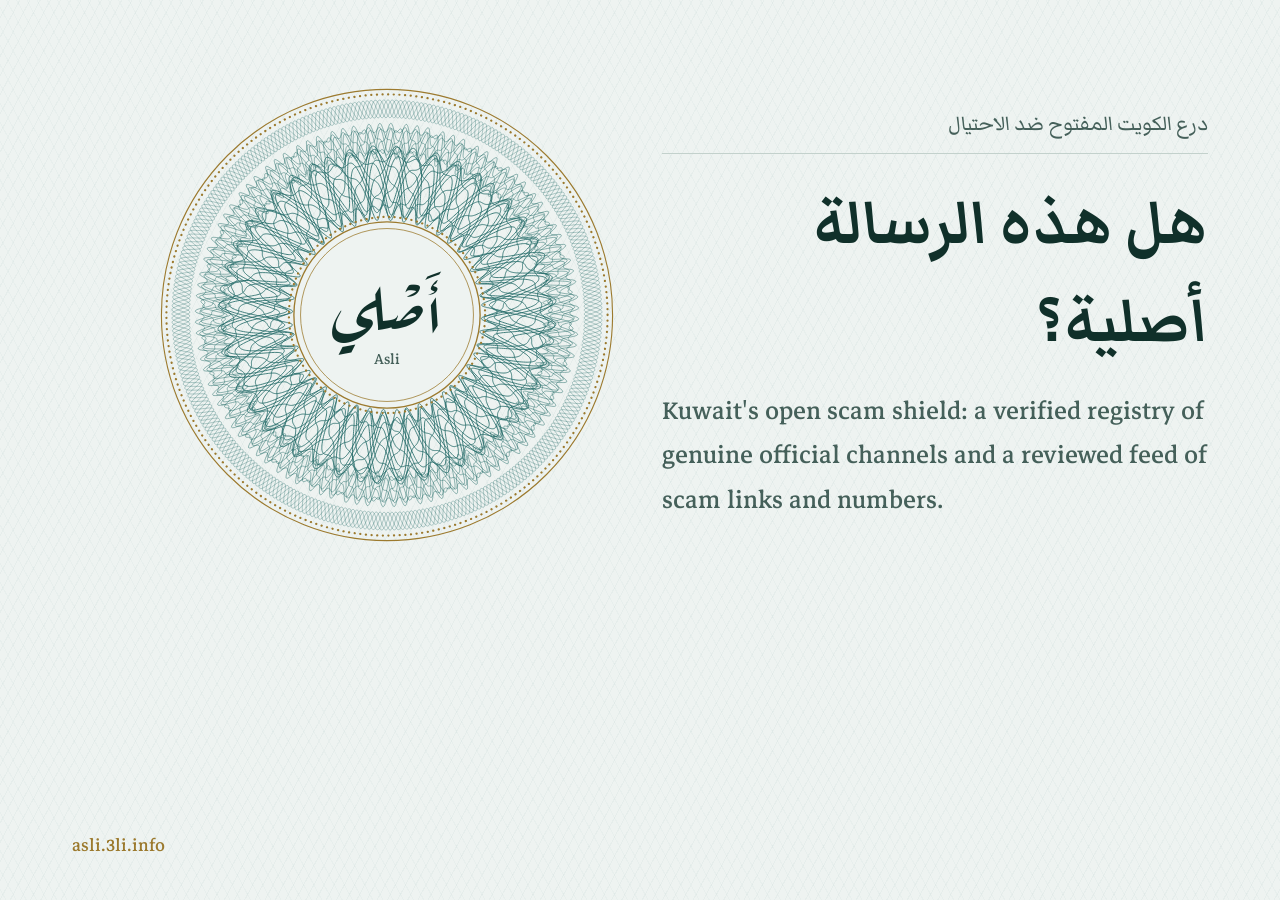
<file: tools/og.html>
<!doctype html>
<html lang="ar" dir="rtl">
<head>
<meta charset="utf-8">
<title>Asli share card</title>
<link rel="stylesheet" href="https://fonts.googleapis.com/css2?family=Aref+Ruqaa:wght@700&amp;family=Markazi+Text:wght@400..700&amp;display=swap">
<style>
  :root {
    --paper: #EEF3F1;
    --paper-2: #F7FAF9;
    --ink: #10302A;
    --ink-2: #45605A;
    --rule: #C3D1CC;
    --line: #236B68;
    --foil: #9C7A2E;
    --text: "Markazi Text", serif;
    --mark: "Aref Ruqaa", serif;
  }
  * { box-sizing: border-box; margin: 0; }
  body {
    width: 1200px;
    height: 630px;
    display: grid;
    grid-template-columns: 1fr 470px;
    align-items: center;
    gap: 40px;
    padding: 64px 72px;
    background: var(--paper);
    color: var(--ink);
    font-family: var(--text);
    overflow: hidden;
  }
  body::before {
    content: "";
    position: absolute;
    inset: 0;
    opacity: 0.55;
    background:
      repeating-linear-gradient(118deg, transparent 0 8px, rgba(35, 107, 104, 0.07) 8px 9px),
      repeating-linear-gradient(-118deg, transparent 0 8px, rgba(35, 107, 104, 0.05) 8px 9px);
  }
  .text { position: relative; }
  .kicker { font-size: 26px; color: var(--ink-2); padding-bottom: 14px; border-bottom: 1px solid var(--rule); }
  h1 { font-size: 78px; line-height: 1.25; margin-top: 22px; }
  .en { font-size: 34px; line-height: 1.3; color: var(--ink-2); margin-top: 18px; direction: ltr; text-align: start; }
  .foot { position: absolute; inset-inline-start: 72px; inset-block-end: 40px; font-size: 24px; color: var(--foil); direction: ltr; }
  figure { position: relative; margin: 0; }
  svg { display: block; width: 100%; height: auto; overflow: visible; }
  .g-outer { stroke: var(--line); stroke-width: 0.7; opacity: 0.42; fill: none; }
  .g-mid { stroke: var(--line); stroke-width: 0.7; opacity: 0.62; fill: none; }
  .g-rose { stroke: var(--line); stroke-width: 0.8; opacity: 0.95; fill: none; }
  .g-foil { fill: none; stroke: var(--foil); stroke-width: 1; }
  .g-dots { stroke-width: 2; stroke-dasharray: 0.1 5; stroke-linecap: round; }
  .g-thin { stroke-width: 0.7; }
  .g-disc { fill: var(--paper); stroke: var(--foil); stroke-width: 1.2; }
  .g-word { font-family: var(--mark); font-size: 60px; fill: var(--ink); }
  .g-latin { font-family: var(--text); font-size: 18px; fill: var(--ink-2); }
</style>
</head>
<body>
  <div class="text">
    <p class="kicker">درع الكويت المفتوح ضد الاحتيال</p>
    <h1>هل هذه الرسالة أصلية؟</h1>
    <p class="en">Kuwait's open scam shield: a verified registry of genuine official channels and a reviewed feed of scam links and numbers.</p>
  </div>
  <figure><svg id="seal" viewBox="-212 -212 424 424" role="img" aria-label="Asli seal"></svg></figure>
  <p class="foot">asli.3li.info</p>
<script src="../docs/seal.js"></script>
<script>window.AsliSeal.draw(document.getElementById("seal"), { animate: false });</script>
</body>
</html>
</file>
<file: docs/style.css>
/*
  Asli site styles.
  Direction: security printing. Cool security paper, teal intaglio line work,
  a touch of gold foil, and verdicts that land like an official stamp.
  Layout uses logical properties so Arabic (default) and English share one sheet.
  Spacing sits on a 4px base (the --s-* steps). Motion uses two curves and stays
  under 300ms for anything a person triggers.
*/

:root {
  --paper: #EEF3F1;
  --paper-2: #F7FAF9;
  --ink: #10302A;
  --ink-2: #45605A;
  --rule: #C3D1CC;
  --line: #236B68;
  --line-soft: rgba(35, 107, 104, 0.12);
  --foil: #9C7A2E;
  --fake: #B42318;
  --fake-bg: #FBE9E7;
  --genuine: #146B3F;
  --genuine-bg: #E1F2E8;
  --unknown: #8F5200;
  --unknown-bg: #FAEFD9;

  --text: "Markazi Text", "Noto Naskh Arabic", "Amiri", Georgia, serif;
  --mark: "Aref Ruqaa", "Markazi Text", serif;
  --measure: 68ch;
  --gutter: clamp(16px, 4vw, 40px);
  --bar-h: 64px;
  --radius: 3px;

  --s-1: 4px;
  --s-2: 8px;
  --s-3: 12px;
  --s-4: 16px;
  --s-5: 24px;
  --s-6: 32px;
  --s-7: 48px;
  --s-8: 64px;
  --s-9: 96px;

  --ease-out: cubic-bezier(0.23, 1, 0.32, 1);
  --ease-in-out: cubic-bezier(0.77, 0, 0.175, 1);
  --quick: 160ms;

  color-scheme: light dark;
}

@media (prefers-color-scheme: dark) {
  :root {
    --paper: #0D1B18;
    --paper-2: #132522;
    --ink: #E4EFEB;
    --ink-2: #A7BCB6;
    --rule: #27433D;
    --line: #5DB3AD;
    --line-soft: rgba(93, 179, 173, 0.14);
    --foil: #CDA650;
    --fake: #FF7A6B;
    --fake-bg: #3A1512;
    --genuine: #52C48D;
    --genuine-bg: #10301F;
    --unknown: #F0B45A;
    --unknown-bg: #33240C;
  }
}

*,
*::before,
*::after { box-sizing: border-box; }

html {
  -webkit-text-size-adjust: 100%;
  text-size-adjust: 100%;
  scroll-behavior: smooth;
  scroll-padding-top: calc(var(--bar-h) + var(--s-4));
  accent-color: var(--line);
  scrollbar-color: var(--rule) transparent;
}

body {
  margin: 0;
  background: var(--paper);
  color: var(--ink);
  font-family: var(--text);
  font-size: 19px;
  line-height: 1.6;
  font-kerning: normal;
  text-rendering: optimizeLegibility;
}

html[lang="ar"] body {
  font-size: 21px;
  line-height: 1.85;
}

::selection {
  background: var(--line-soft);
  background: color-mix(in srgb, var(--line) 26%, transparent);
  color: var(--ink);
}

h1, h2, h3, h4 {
  margin: 0;
  font-weight: 700;
  line-height: 1.2;
  letter-spacing: -0.015em;
  text-wrap: balance;
}

html[lang="ar"] :is(h1, h2, h3, h4) {
  line-height: 1.45;
  letter-spacing: 0;
}

p { margin: 0; }

a {
  color: var(--line);
  text-decoration-thickness: 1px;
  text-underline-offset: 0.22em;
}

textarea,
input { caret-color: var(--line); }

:focus-visible {
  outline: 2px solid var(--line);
  outline-offset: 3px;
  border-radius: 2px;
}

.visually-hidden {
  position: absolute;
  width: 1px;
  height: 1px;
  margin: -1px;
  overflow: hidden;
  clip: rect(0 0 0 0);
  white-space: nowrap;
  border: 0;
}

.skip {
  position: absolute;
  inset-inline-start: var(--gutter);
  top: -80px;
  z-index: 20;
  padding: var(--s-2) var(--s-4);
  background: var(--ink);
  color: var(--paper);
  border-radius: var(--radius);
}

.skip:focus { top: var(--s-3); }

.wrap {
  max-width: 1240px;
  margin-inline: auto;
  padding-inline: var(--gutter);
}

.field-label {
  display: block;
  margin-bottom: var(--s-2);
  font-size: 0.9em;
  font-weight: 600;
  line-height: 1.4;
  color: var(--ink-2);
}

.note {
  margin-top: var(--s-4);
  max-width: var(--measure);
  font-size: 0.9em;
  color: var(--ink-2);
}

.src {
  margin-top: var(--s-1);
  font-size: 0.85em;
  color: var(--ink-2);
}

.noscript {
  margin-top: var(--s-5);
  padding: var(--s-4);
  border: 1px solid var(--rule);
  background: var(--paper-2);
}

/* A drawn chevron for links that lead somewhere: no glyphs, flips with the direction. */
.band-link a::after,
.path a::after {
  content: "";
  display: inline-block;
  width: 0.42em;
  height: 0.42em;
  margin-inline-start: 0.5em;
  border-top: 1.5px solid currentColor;
  border-inline-end: 1.5px solid currentColor;
  transform: translateY(-0.12em) rotate(45deg);
}

html[dir="rtl"] .band-link a::after,
html[dir="rtl"] .path a::after { transform: translateY(-0.12em) rotate(-45deg); }

.band-link { margin-top: var(--s-4); }

.band-link a {
  font-weight: 700;
  text-decoration: none;
}

/* Header, shared by every page */

.masthead {
  position: sticky;
  top: 0;
  z-index: 10;
  background: var(--paper-2);
}

.bar {
  display: flex;
  align-items: center;
  gap: var(--s-2) var(--s-5);
  max-width: 1240px;
  min-height: var(--bar-h);
  margin-inline: auto;
  padding-inline: var(--gutter);
}

.brand {
  display: inline-flex;
  align-items: baseline;
  gap: var(--s-2);
  color: var(--ink);
  text-decoration: none;
}

.brand-ar {
  font-family: var(--mark);
  font-size: 30px;
  line-height: 1;
}

.brand-en {
  font-size: 17px;
  color: var(--ink-2);
}

.site-nav {
  display: flex;
  flex-wrap: wrap;
  align-items: center;
  gap: var(--s-1);
}

.site-nav a {
  display: inline-flex;
  align-items: center;
  min-height: 40px;
  padding-inline: var(--s-3);
  border-radius: var(--radius);
  color: var(--ink-2);
  font-size: 17px;
  text-decoration: none;
  transition: color var(--quick) var(--ease-out), background-color var(--quick) var(--ease-out);
}

.site-nav a[aria-current="page"] {
  color: var(--ink);
  text-decoration: underline;
  text-decoration-color: var(--line);
  text-decoration-thickness: 2px;
  text-underline-offset: 0.5em;
}

.bar-end {
  display: flex;
  align-items: center;
  gap: var(--s-2);
  margin-inline-start: auto;
}

.lang,
.bar-action {
  display: inline-flex;
  align-items: center;
  min-height: 40px;
  padding-inline: var(--s-4);
  border: 1px solid var(--rule);
  border-radius: var(--radius);
  background: transparent;
  color: var(--ink);
  font: inherit;
  font-size: 16px;
  text-decoration: none;
  cursor: pointer;
  transition: background-color var(--quick) var(--ease-out), border-color var(--quick) var(--ease-out), transform var(--quick) var(--ease-out);
}

.bar-action {
  border-color: var(--ink);
  background: var(--ink);
  color: var(--paper);
  font-weight: 700;
}

.bar-action[aria-current="page"] {
  border-color: var(--line);
  background: var(--line);
}

/* Buttons, chips and fields */

.btn {
  display: inline-flex;
  align-items: center;
  justify-content: center;
  min-height: 48px;
  padding-inline: 22px;
  border: 1.5px solid var(--ink);
  border-radius: var(--radius);
  background: transparent;
  color: var(--ink);
  font: inherit;
  font-weight: 600;
  text-decoration: none;
  cursor: pointer;
  transition: background-color var(--quick) var(--ease-out), border-color var(--quick) var(--ease-out), color var(--quick) var(--ease-out), transform var(--quick) var(--ease-out);
}

.btn.primary {
  background: var(--ink);
  color: var(--paper);
}

.btn.quiet {
  border-color: transparent;
  color: var(--ink-2);
  padding-inline: var(--s-3);
}

.text-button {
  padding: 0;
  border: 0;
  background: none;
  color: var(--line);
  font: inherit;
  text-decoration: underline;
  text-decoration-thickness: 1px;
  text-underline-offset: 0.22em;
  cursor: pointer;
}

.chips {
  display: flex;
  flex-wrap: wrap;
  gap: var(--s-2);
}

.chip {
  min-height: 40px;
  padding-inline: 14px;
  border: 1px solid var(--rule);
  border-radius: 999px;
  background: var(--paper);
  color: var(--ink);
  font: inherit;
  font-size: 17px;
  cursor: pointer;
  transition: background-color var(--quick) var(--ease-out), border-color var(--quick) var(--ease-out), color var(--quick) var(--ease-out), transform var(--quick) var(--ease-out);
}

.chip[aria-pressed="true"],
.chip[aria-checked="true"] {
  background: var(--ink);
  border-color: var(--ink);
  color: var(--paper);
}

.chip.sample {
  background: transparent;
  color: var(--line);
  border-color: var(--line-soft);
  border-color: color-mix(in srgb, var(--line) 35%, transparent);
}

.btn:active,
.chip:active,
.lang:active,
.bar-action:active { transform: scale(0.97); }

.text-area,
.text-input,
.check-form textarea {
  width: 100%;
  border: 1px solid var(--rule);
  border-radius: var(--radius);
  background: var(--paper);
  color: var(--ink);
  font: inherit;
  transition: border-color var(--quick) var(--ease-out);
}

/* Each pasted paragraph takes its own direction; an empty field follows the page. */
.text-area,
.check-form textarea {
  min-height: 8.6em;
  padding: var(--s-3) 14px;
  line-height: 1.7;
  resize: vertical;
  unicode-bidi: plaintext;
}

.text-input {
  min-height: 46px;
  padding: var(--s-2) 14px;
}

.text-area:focus-visible,
.text-input:focus-visible,
.check-form textarea:focus-visible {
  border-color: var(--line);
  outline-offset: 1px;
}

::placeholder { color: var(--ink-2); opacity: 0.85; }

@media (hover: hover) and (pointer: fine) {
  a:hover { text-decoration-thickness: 2px; }
  .site-nav a:hover { color: var(--ink); background: var(--line-soft); }
  .lang:hover { border-color: var(--ink-2); }
  .bar-action:hover { background: var(--line); border-color: var(--line); }
  .btn:hover { background: var(--line-soft); }
  .btn.primary:hover { background: var(--line); border-color: var(--line); }
  .btn.quiet:hover { color: var(--ink); background: transparent; }
  .chip:hover { border-color: var(--ink-2); }
  .chip.sample:hover { border-color: var(--line); }
  .chip[aria-pressed="true"]:hover,
  .chip[aria-checked="true"]:hover { border-color: var(--ink); }
  .band-link a:hover,
  .path a:hover h3 { text-decoration: underline; text-decoration-thickness: 1px; text-underline-offset: 0.22em; }
}

/* The checker: one component on the home page and on check.html */

.check-form {
  padding: var(--s-5);
  border: 1px solid var(--rule);
  border-radius: var(--radius);
  background: var(--paper-2);
}

.field { display: block; }
.field + .field { margin-top: var(--s-4); }

.form-actions {
  display: flex;
  flex-wrap: wrap;
  align-items: center;
  gap: var(--s-3) var(--s-4);
  margin-top: var(--s-5);
}

.data-state {
  font-size: 0.88em;
  color: var(--ink-2);
}

.data-state.is-warn { color: var(--unknown); }

.result {
  margin-top: var(--s-4);
  padding: var(--s-5);
  border-radius: var(--radius);
  background: var(--paper-2);
  animation: rise 220ms var(--ease-out) both;
}

@keyframes rise {
  from { opacity: 0; transform: translateY(6px); }
}

.verdict-head {
  display: flex;
  flex-wrap: wrap;
  align-items: center;
  gap: var(--s-2) var(--s-5);
}

.result-label {
  font-size: 1em;
  font-weight: 700;
  color: var(--ink-2);
}

.result h3.result-label,
.result .field-label { margin-top: var(--s-5); }

.result .verdict-head .field-label { margin-top: 0; margin-bottom: 0; }

.verdict-why {
  margin-top: var(--s-3);
  max-width: var(--measure);
  font-weight: 600;
}

.todo {
  margin-top: var(--s-2);
  max-width: var(--measure);
}

.next-steps {
  display: flex;
  flex-wrap: wrap;
  gap: var(--s-2) var(--s-5);
  margin-top: var(--s-4);
}

.next-steps a { font-weight: 700; }

.checks {
  margin: var(--s-2) 0 0;
  padding: 0;
  list-style: none;
}

.check {
  display: grid;
  grid-template-columns: 22px minmax(0, 1fr);
  gap: 2px var(--s-3);
  padding-block: var(--s-3);
  border-top: 1px solid var(--rule);
}

.check-text {
  grid-column: 2;
  overflow-wrap: anywhere;
}

.check-icon .icon { margin-top: 0.25em; }
.check-name { font-weight: 700; }
.check-text p + p { margin-top: var(--s-1); }

.st-flag .check-icon { color: var(--fake); }
.st-pass .check-icon { color: var(--genuine); }
.st-info .check-icon { color: var(--ink-2); }
.st-none .check-icon { color: var(--rule); }
.st-none .check-text { color: var(--ink-2); }

.icon {
  width: 20px;
  height: 20px;
  margin-top: 0.3em;
  fill: none;
  stroke: currentColor;
  stroke-width: 1.8;
  stroke-linecap: round;
  stroke-linejoin: round;
}

.icon-info circle { fill: currentColor; stroke: none; }

/* The verdict stamp: the one authored moment of the check. */

.stamp {
  display: inline-block;
  padding: 6px 18px;
  border: 4px double currentColor;
  border-radius: 4px;
  font-size: 26px;
  font-weight: 700;
  line-height: 1.3;
  transform: rotate(-3deg);
}

html[dir="rtl"] .stamp { transform: rotate(3deg); }

.v-listed,
.v-impersonation { color: var(--fake); background: var(--fake-bg); }
.v-official { color: var(--genuine); background: var(--genuine-bg); }
.v-unverified { color: var(--unknown); background: var(--unknown-bg); }

.stamp-in { animation: stamp-in 260ms var(--ease-out) both; }

@keyframes stamp-in {
  from { opacity: 0; transform: scale(1.3) rotate(-8deg); }
}

html[dir="rtl"] .stamp-in { animation-name: stamp-in-rtl; }

@keyframes stamp-in-rtl {
  from { opacity: 0; transform: scale(1.3) rotate(8deg); }
}

/* Home: hero */

.hero { padding-block: clamp(32px, 5vw, 64px) clamp(40px, 5vw, 64px); }

.hero-grid {
  display: grid;
  grid-template-columns: minmax(0, 1fr) minmax(240px, 360px);
  gap: var(--s-6) clamp(32px, 5vw, 80px);
  align-items: start;
}

.hero h1 {
  font-size: clamp(40px, 5.2vw, 72px);
  line-height: 1.06;
  letter-spacing: -0.02em;
}

html[lang="ar"] .hero h1 {
  line-height: 1.3;
  letter-spacing: 0;
}

.hero-lead {
  margin-top: var(--s-4);
  max-width: 54ch;
  font-size: 1.1em;
  color: var(--ink-2);
}

.hero .checker { margin-top: var(--s-6); }

.hero-seal {
  position: sticky;
  top: calc(var(--bar-h) + var(--s-5));
  margin: 0;
}

.hero-seal svg {
  display: block;
  width: 100%;
  max-width: 360px;
  height: auto;
  margin-inline: auto;
  overflow: visible;
}

.hero-name {
  max-width: 34ch;
  margin: var(--s-4) auto 0;
  text-align: center;
  font-size: 0.92em;
  color: var(--ink-2);
}

/* Seal line work */

.seal-art path,
.seal-art circle { vector-effect: non-scaling-stroke; }

.g-outer { stroke: var(--line); stroke-width: 0.7; opacity: 0.42; }
.g-mid { stroke: var(--line); stroke-width: 0.7; opacity: 0.62; }
.g-rose { stroke: var(--line); stroke-width: 0.8; opacity: 0.95; }
.g-foil { fill: none; stroke: var(--foil); stroke-width: 1; }
.g-dots { stroke-width: 2; stroke-dasharray: 0.1 5; stroke-linecap: round; }
.g-thin { stroke-width: 0.7; }
.g-disc { fill: var(--paper); stroke: var(--foil); stroke-width: 1.2; }
.g-word { font-family: var(--mark); font-size: 60px; fill: var(--ink); }
.g-latin { font-family: var(--text); font-size: 18px; fill: var(--ink-2); }

#seal.is-drawing .seal-art path { transition: stroke-dashoffset 2.4s cubic-bezier(0.25, 0.7, 0.2, 1); }
#seal.is-drawing .seal-center { opacity: 0; transform: scale(0.94); transition: opacity 0.6s var(--ease-out) 1.4s, transform 0.6s var(--ease-out) 1.4s; }
#seal.is-drawn .seal-center { opacity: 1; transform: none; }

/* Home: the question in seven languages */

.tongues {
  padding-block: var(--s-5);
  background: var(--paper-2);
}

.tongues-title {
  font-size: 0.95em;
  font-weight: 600;
  color: var(--ink-2);
}

.tongues-list {
  display: flex;
  flex-wrap: wrap;
  gap: var(--s-3) var(--s-6);
  margin: var(--s-3) 0 0;
  padding: 0;
  list-style: none;
}

.tongues-list li {
  display: flex;
  flex-direction: column;
}

.tongues-list .q {
  font-size: 22px;
  line-height: 1.5;
}

.tongues-list .qn {
  font-size: 14px;
  color: var(--ink-2);
}

/* Home: bands */

.band { padding-block: clamp(48px, 7vw, 88px); }

.band h2 { font-size: clamp(26px, 2.8vw, 36px); }

.band-grid {
  display: grid;
  grid-template-columns: minmax(0, 4fr) minmax(0, 7fr);
  gap: var(--s-5) clamp(32px, 5vw, 80px);
  align-items: start;
}

.band-lead {
  margin-top: var(--s-3);
  max-width: 46ch;
  color: var(--ink-2);
}

.paths {
  margin: var(--s-5) 0 0;
  padding: 0;
  list-style: none;
  border-top: 1px solid var(--rule);
}

.path a {
  display: grid;
  grid-template-columns: minmax(0, 2fr) minmax(0, 3fr) auto;
  gap: var(--s-2) var(--s-6);
  align-items: baseline;
  padding-block: var(--s-4);
  border-bottom: 1px solid var(--rule);
  color: var(--ink);
  text-decoration: none;
}

.path h3 {
  font-size: 1.2em;
  color: var(--line);
}

.path p { color: var(--ink-2); }
.path a::after { color: var(--line); }
.path.is-urgent h3,
.path.is-urgent a::after { color: var(--fake); }

.facts {
  display: grid;
  grid-template-columns: minmax(10ch, 1fr) minmax(0, 1.25fr);
  margin: 0;
  border-top: 1px solid var(--rule);
}

.facts dt,
.facts dd {
  padding-block: var(--s-3);
  border-bottom: 1px solid var(--rule);
}

.facts dt { color: var(--ink-2); }

.facts dd {
  margin: 0;
  text-align: end;
}

.fact-value {
  font-weight: 700;
  font-variant-numeric: tabular-nums;
}

.fact-link { font-size: 0.88em; }

.sectors {
  margin: 0;
  padding: 0;
  list-style: none;
  border-top: 1px solid var(--rule);
}

.sectors li {
  padding-block: var(--s-3);
  border-bottom: 1px solid var(--rule);
}

.sector-head {
  display: flex;
  justify-content: space-between;
  gap: var(--s-3);
  font-weight: 700;
}

.sector-head a { text-decoration: none; }

.sector-count {
  font-variant-numeric: tabular-nums;
  color: var(--ink-2);
}

.sector-names {
  margin-top: var(--s-1);
  font-size: 0.9em;
  color: var(--ink-2);
}

.changes {
  margin: 0;
  padding: 0;
  list-style: none;
}

.release + .release { margin-top: var(--s-5); }

.release-head {
  display: flex;
  flex-wrap: wrap;
  align-items: baseline;
  gap: var(--s-1) var(--s-3);
}

.release-head a { font-weight: 700; }

.release-date {
  font-size: 0.9em;
  color: var(--ink-2);
}

.release-items {
  margin: var(--s-2) 0 0;
  padding-inline-start: 1.1em;
}

.release-items li + li { margin-top: var(--s-1); }
.release-items li::marker { color: var(--line); }

.changes-empty { color: var(--ink-2); }

.related {
  display: grid;
  grid-template-columns: repeat(auto-fill, minmax(min(100%, 240px), 1fr));
  gap: 0 var(--s-6);
  margin: 0;
  padding: 0;
  list-style: none;
}

.related li { padding-block: var(--s-2) var(--s-4); }

.related-name a {
  font-weight: 700;
  text-decoration: none;
}

.related-desc {
  margin-top: var(--s-1);
  font-size: 0.92em;
  color: var(--ink-2);
}

.related-repo {
  margin-top: var(--s-1);
  font-size: 0.88em;
}

.closing-text {
  margin-top: var(--s-4);
  max-width: var(--measure);
  font-size: 1.08em;
}

/* Inner pages */

.page { padding-block: clamp(32px, 5vw, 64px) 0; }

.page-head { max-width: 880px; }

.page-head h1 { font-size: clamp(34px, 4.2vw, 54px); }

.page-head .lead {
  margin-top: var(--s-3);
  max-width: var(--measure);
  font-size: 1.08em;
  color: var(--ink-2);
}

.privacy-note {
  margin-top: var(--s-4);
  max-width: var(--measure);
  padding: var(--s-3) var(--s-4);
  border-radius: var(--radius);
  background: var(--paper-2);
  font-size: 0.95em;
}

.tool-page .checker,
.tool-page .check-form { max-width: 880px; margin-top: var(--s-6); }

.aside-block {
  max-width: 880px;
  margin-top: var(--s-8);
}

.aside-block h2 { font-size: 1.4em; }

.aside-block p {
  margin-top: var(--s-2);
  max-width: var(--measure);
  color: var(--ink-2);
}

/* About: layout and index */

.about-page .page-head { padding-block: clamp(32px, 5vw, 64px) var(--s-2); }

.layout {
  display: grid;
  grid-template-columns: 200px minmax(0, 1fr);
  gap: clamp(24px, 4vw, 64px);
}

.toc {
  position: sticky;
  top: calc(var(--bar-h) + var(--s-2));
  align-self: start;
  padding-block: var(--s-7) var(--s-5);
}

.toc-title {
  font-size: 0.95em;
  font-weight: 600;
  color: var(--ink-2);
}

.toc ul {
  margin: var(--s-3) 0 0;
  padding: 0;
  list-style: none;
  border-inline-start: 1px solid var(--rule);
}

.toc a {
  display: block;
  margin-inline-start: -1px;
  padding-block: 5px;
  padding-inline: 14px var(--s-1);
  border-inline-start: 1px solid transparent;
  color: var(--ink-2);
  font-size: 17px;
  text-decoration: none;
  transition: color var(--quick) var(--ease-out), border-color var(--quick) var(--ease-out);
}

.toc a[aria-current="true"] {
  border-inline-start-color: var(--line);
  color: var(--ink);
  font-weight: 700;
}

@media (hover: hover) and (pointer: fine) {
  .toc a:hover { color: var(--ink); }
}

.part { padding-block: clamp(40px, 6vw, 80px); }

.part h2 {
  font-size: clamp(28px, 3.2vw, 40px);
  max-width: 32ch;
}

.part > .lead {
  margin-top: var(--s-3);
  max-width: var(--measure);
  font-size: 1.08em;
  color: var(--ink-2);
}

.sub {
  margin-top: var(--s-7);
  font-size: 1.3em;
}

/* About: evidence */

.ledger {
  margin: var(--s-6) 0 0;
  padding: 0;
  list-style: none;
}

.ledger li {
  display: grid;
  grid-template-columns: 4.5rem minmax(0, 1fr);
  gap: var(--s-4);
  padding-block: var(--s-4);
  border-top: 1px solid var(--rule);
}

.ledger li:last-child { border-bottom: 1px solid var(--rule); }

.yr {
  font-weight: 700;
  color: var(--line);
  font-variant-numeric: tabular-nums;
}

.fact { max-width: var(--measure); }

.analysis {
  max-width: 74ch;
  margin-top: var(--s-6);
  padding: var(--s-5);
  border: 1px solid var(--foil);
  border-radius: var(--radius);
}

.analysis-label {
  margin-bottom: var(--s-2);
  font-size: 1em;
}

/* About: idea */

.compare {
  display: grid;
  grid-template-columns: repeat(2, minmax(0, 1fr));
  gap: var(--s-5);
  margin-top: var(--s-6);
}

.compare-col {
  padding: var(--s-5);
  border: 1px solid var(--rule);
  border-radius: var(--radius);
}

.compare-col h3 { font-size: 1.2em; }
.compare-col.is-block { color: var(--ink-2); }

.compare-col.is-registry {
  border-color: transparent;
  background: var(--paper-2);
}

.marks {
  margin: var(--s-3) 0 0;
  padding: 0;
  list-style: none;
}

.marks li {
  display: grid;
  grid-template-columns: 20px minmax(0, 1fr);
  gap: var(--s-3);
  padding-block: 6px;
}

.is-registry .icon { color: var(--genuine); }
.is-block .icon { color: var(--ink-2); }

.reasons {
  max-width: 80ch;
  margin: var(--s-3) 0 0;
  padding: 0;
  list-style: none;
}

.reasons li {
  display: grid;
  grid-template-columns: 11rem minmax(0, 1fr);
  gap: var(--s-4);
  padding-block: var(--s-3);
  border-top: 1px solid var(--rule);
}

.reasons li:last-child { border-bottom: 1px solid var(--rule); }
.reasons h4 { font-size: 1em; }

.local {
  margin-top: var(--s-3);
  max-width: 62ch;
  font-size: 1.12em;
}

/* About: demo */

.demo { margin-top: var(--s-6); }

.demo-body {
  display: grid;
  grid-template-columns: minmax(0, 5fr) minmax(0, 7fr);
  gap: var(--s-6);
  align-items: start;
  margin-top: var(--s-5);
}

.phone {
  padding: var(--s-4);
  border: 1px solid var(--rule);
  border-radius: 22px;
  background: var(--paper-2);
}

.phone-meta {
  display: flex;
  flex-wrap: wrap;
  justify-content: space-between;
  gap: 6px var(--s-4);
  font-size: 15px;
  color: var(--ink-2);
}

.meta-k { font-weight: 700; }

.msg-link {
  color: var(--line);
  text-decoration: underline;
  text-underline-offset: 0.2em;
  white-space: nowrap;
  unicode-bidi: isolate;
}

.bubble {
  margin-top: 14px;
  padding: 14px var(--s-4);
  border: 1px solid var(--rule);
  border-radius: 16px;
  border-start-start-radius: 4px;
  background: var(--paper);
  font-size: 19px;
  line-height: 1.7;
  overflow-wrap: break-word;
}

.demo-result .field-label { margin-bottom: 0; }

.verdict {
  display: grid;
  grid-template-columns: auto minmax(0, 1fr);
  gap: var(--s-4) var(--s-5);
  align-items: start;
  margin-top: var(--s-5);
}

.verdict .stamp { margin-top: var(--s-2); }
.verdict-body .field-label { margin-top: var(--s-3); margin-bottom: 0; }
.verdict-body .verdict-why { margin-top: 0; }

/* About: architecture */

.lanes {
  display: grid;
  grid-template-columns: repeat(4, minmax(0, 1fr));
  gap: var(--s-6);
  margin-top: var(--s-6);
}

.lane { position: relative; }

/* The flow between lanes, drawn rather than typed. */
.lane + .lane::before {
  content: "";
  position: absolute;
  inset-inline-start: -21px;
  top: 0.55em;
  width: 9px;
  height: 9px;
  border-top: 1.5px solid var(--line);
  border-inline-end: 1.5px solid var(--line);
  transform: rotate(45deg);
}

html[dir="rtl"] .lane + .lane::before { transform: rotate(-45deg); }

.lane-title {
  margin-bottom: var(--s-3);
  font-size: 1.05em;
}

.lane ul {
  display: grid;
  gap: var(--s-2);
  margin: 0;
  padding: 0;
  list-style: none;
}

.node {
  width: 100%;
  min-height: 44px;
  padding: var(--s-2) var(--s-3);
  border: 1px solid var(--rule);
  border-radius: var(--radius);
  background: var(--paper-2);
  color: var(--ink);
  font: inherit;
  font-size: 17px;
  line-height: 1.35;
  text-align: start;
  cursor: pointer;
  transition: background-color var(--quick) var(--ease-out), border-color var(--quick) var(--ease-out), color var(--quick) var(--ease-out), transform var(--quick) var(--ease-out);
}

.node:active { transform: scale(0.98); }

.node[aria-pressed="true"] {
  background: var(--line);
  border-color: var(--line);
  color: var(--paper);
}

@media (hover: hover) and (pointer: fine) {
  .node:hover { border-color: var(--line); }
}

.lane-detail {
  max-width: 78ch;
  margin-top: var(--s-5);
  padding: var(--s-5);
  border: 1px solid var(--line);
  border-radius: var(--radius);
}

.lane-detail h3 { font-size: 1.2em; }
.lane-detail p { margin-top: var(--s-2); }

.reuses {
  font-size: 0.92em;
  color: var(--ink-2);
}

/* About: selection matrix */

.weights {
  margin-top: var(--s-6);
  padding: var(--s-4) var(--s-5) var(--s-5);
  border-radius: var(--radius);
  background: var(--paper-2);
}

.weights .field-label { margin-bottom: 0; }

.weights-grid {
  display: grid;
  grid-template-columns: repeat(5, minmax(0, 1fr));
  gap: var(--s-4) var(--s-5);
  margin-top: var(--s-3);
}

.weight {
  display: flex;
  flex-direction: column;
}

.c-title {
  display: block;
  font-weight: 700;
  line-height: 1.35;
}

.c-desc {
  display: block;
  flex: 1;
  margin-top: 2px;
  font-size: 14px;
  line-height: 1.4;
  color: var(--ink-2);
}

.w {
  display: flex;
  align-items: center;
  gap: var(--s-2);
  margin-top: var(--s-2);
}

.w input {
  flex: 1;
  min-width: 0;
}

.w-out {
  min-width: 3.2ch;
  font-size: 15px;
  font-variant-numeric: tabular-nums;
}

.matrix-wrap,
.table-wrap { overflow-x: auto; }

.matrix-wrap {
  margin-top: var(--s-4);
  border: 1px solid var(--rule);
  border-radius: var(--radius);
}

.matrix {
  width: 100%;
  min-width: 720px;
  border-collapse: collapse;
}

.matrix th,
.matrix td {
  padding: var(--s-3);
  border-bottom: 1px solid var(--rule);
  text-align: start;
  vertical-align: top;
}

.matrix tbody tr:last-child > * { border-bottom: 0; }

.matrix thead th {
  vertical-align: bottom;
  font-size: 15px;
  font-weight: 600;
  line-height: 1.35;
  color: var(--ink-2);
}

.matrix thead th.c-crit {
  width: 8.5%;
  text-align: center;
}

.matrix .c-name { width: 44%; }
.matrix tr.is-top > * { background: var(--line-soft); }

.cand {
  display: flex;
  flex-wrap: wrap;
  align-items: baseline;
  gap: var(--s-1) var(--s-3);
  font-weight: 700;
}

.cand-why {
  display: block;
  margin-top: 2px;
  font-size: 15px;
  font-weight: 400;
  line-height: 1.4;
  color: var(--ink-2);
}

.tag {
  padding: 0 var(--s-2);
  border: 1px solid var(--foil);
  border-radius: 999px;
  color: var(--ink);
  font-size: 14px;
  font-weight: 600;
  line-height: 1.6;
}

.c-score,
.matrix td.c-score {
  text-align: center;
  font-variant-numeric: tabular-nums;
}

.c-total { width: 16%; }

.total {
  display: flex;
  align-items: center;
  gap: var(--s-3);
}

.total b { font-variant-numeric: tabular-nums; }

.meter {
  flex: 1;
  height: 8px;
  border-radius: 4px;
  background: var(--line-soft);
  overflow: hidden;
}

.meter i {
  display: block;
  height: 100%;
  background: var(--ink-2);
  opacity: 0.55;
}

.is-top .meter i {
  background: var(--line);
  opacity: 1;
}

.matrix-result {
  margin-top: var(--s-4);
  font-weight: 600;
}

/* About: roadmap */

.phases {
  margin: var(--s-6) 0 0;
  padding: 0;
  list-style: none;
}

.phase {
  display: grid;
  grid-template-columns: 13rem minmax(0, 1fr);
  gap: var(--s-6);
  padding-block: var(--s-5);
  border-top: 1px solid var(--rule);
}

.phase-n {
  font-weight: 700;
  color: var(--line);
}

.phase-status {
  display: inline-block;
  margin-block: var(--s-1) var(--s-2);
  padding: 0 10px;
  border: 1px solid var(--rule);
  border-radius: 999px;
  font-size: 0.85em;
  font-weight: 600;
  color: var(--ink-2);
}

.is-done .phase-status {
  border-color: var(--genuine);
  background: var(--genuine-bg);
  color: var(--genuine);
}

.is-active .phase-status {
  border-color: var(--unknown);
  background: var(--unknown-bg);
  color: var(--unknown);
}

.phase-weeks { font-weight: 600; }

.phase-dates {
  font-size: 0.9em;
  color: var(--ink-2);
}

.phase-body h3 { font-size: 1.3em; }

.goals {
  margin: var(--s-3) 0 var(--s-4);
  padding: 0;
  list-style: none;
}

.goals li {
  display: grid;
  grid-template-columns: 20px minmax(0, 1fr);
  gap: var(--s-3);
  padding-block: 2px;
}

.goals .icon { color: var(--rule); }
.goals .is-done .icon { color: var(--genuine); }

.exit {
  max-width: 64ch;
  padding: var(--s-3) var(--s-4);
  border-radius: var(--radius);
  background: var(--paper-2);
}

.exit-label {
  font-size: 0.88em;
  font-weight: 700;
  color: var(--ink-2);
}

/* About: reuse, trust and audiences */

.reuse,
.grid {
  display: grid;
  gap: 0 var(--s-6);
  margin: var(--s-6) 0 0;
  padding: 0;
  list-style: none;
}

.reuse { grid-template-columns: repeat(auto-fit, minmax(min(100%, 260px), 1fr)); }
.grid { grid-template-columns: repeat(auto-fit, minmax(min(100%, 250px), 1fr)); }

.reuse li,
.grid li { padding-block: var(--s-3) var(--s-4); }

.reuse a {
  font-weight: 700;
  text-decoration: none;
}

.reuse p {
  margin-top: 2px;
  color: var(--ink-2);
}

.grid h3 { font-size: 1.12em; }
.grid p { margin-top: var(--s-1); }

/* About: registers */

.register {
  width: 100%;
  margin-top: var(--s-6);
  border-collapse: collapse;
}

.register th,
.register td {
  padding-block: var(--s-3);
  padding-inline: 0 var(--s-5);
  border-top: 1px solid var(--rule);
  text-align: start;
  vertical-align: top;
}

.register thead th {
  font-size: 0.88em;
  color: var(--ink-2);
}

.register tbody th {
  width: 38%;
  font-weight: 700;
}

.register tbody tr:last-child > * { border-bottom: 1px solid var(--rule); }

/* About: progress on the first steps */

.progress {
  max-width: 78ch;
  margin: var(--s-6) 0 0;
  padding: 0;
  list-style: none;
}

.progress li {
  display: grid;
  grid-template-columns: 22px minmax(0, 1fr) auto;
  gap: var(--s-1) var(--s-3);
  align-items: baseline;
  padding-block: var(--s-3);
  border-top: 1px solid var(--rule);
}

.progress li:last-child { border-bottom: 1px solid var(--rule); }
.progress-icon .icon { margin-top: 0; transform: translateY(0.2em); }
.progress .st-done .progress-icon { color: var(--genuine); }
.progress .st-active .progress-icon { color: var(--unknown); }
.progress .st-todo .progress-icon { color: var(--ink-2); }

.progress-status {
  font-size: 0.88em;
  font-weight: 600;
  color: var(--ink-2);
  white-space: nowrap;
}

.progress .st-done .progress-status { color: var(--genuine); }
.progress .st-active .progress-status { color: var(--unknown); }

/* Footer, shared by every page */

.foot {
  margin-top: var(--s-9);
  padding-block: var(--s-7) var(--s-8);
  background: var(--paper-2);
  color: var(--ink-2);
  font-size: 0.92em;
}

.home .foot { margin-top: 0; }

.foot-inner {
  display: grid;
  grid-template-columns: minmax(0, 1fr) minmax(0, 2fr);
  gap: var(--s-6) var(--s-7);
}

.foot-mark {
  display: flex;
  align-items: baseline;
  gap: var(--s-2);
  color: var(--ink);
}

.foot-mark .brand-ar { font-size: 34px; }

.foot-line {
  margin-top: var(--s-2);
  font-weight: 600;
  color: var(--ink);
}

.foot-by { margin-top: var(--s-1); }

.foot-nav {
  display: grid;
  grid-template-columns: repeat(auto-fill, minmax(min(100%, 180px), 1fr));
  gap: var(--s-2) var(--s-5);
  align-content: start;
}

.foot-nav a {
  color: var(--ink);
  text-decoration: none;
}

.foot-nav a[aria-current="page"] { font-weight: 700; }

@media (hover: hover) and (pointer: fine) {
  .foot-nav a:hover { text-decoration: underline; }
}

.foot-small {
  display: flex;
  flex-wrap: wrap;
  justify-content: space-between;
  gap: var(--s-2) var(--s-5);
  grid-column: 1 / -1;
  padding-top: var(--s-4);
  font-size: 0.92em;
}

/* Responsive */

@media (max-width: 1080px) {
  .lanes { grid-template-columns: repeat(2, minmax(0, 1fr)); }
  .lane:nth-child(3)::before { display: none; }
  .weights-grid { grid-template-columns: repeat(3, minmax(0, 1fr)); }
}

@media (max-width: 980px) {
  .hero-grid { grid-template-columns: minmax(0, 1fr); }
  .hero-seal { position: static; max-width: 300px; margin-inline: auto; }
  .layout { grid-template-columns: minmax(0, 1fr); }
  .toc { display: none; }
}

@media (max-width: 900px) {
  .bar { flex-wrap: wrap; padding-block: var(--s-2); }
  .site-nav { order: 3; flex-basis: calc(100% + 2 * var(--s-3)); margin-inline: calc(var(--s-3) * -1); }
}

@media (max-width: 860px) {
  .band-grid { grid-template-columns: minmax(0, 1fr); }
  .demo-body { grid-template-columns: minmax(0, 1fr); }
  .verdict { grid-template-columns: minmax(0, 1fr); }
  .path a { grid-template-columns: minmax(0, 1fr) auto; }
  .path p { grid-column: 1; grid-row: 2; }
  .path a::after { grid-column: 2; grid-row: 1 / span 2; align-self: center; }
  .foot-inner { grid-template-columns: minmax(0, 1fr); }
}

@media (max-width: 640px) {
  .masthead { position: static; }
  html { scroll-padding-top: var(--s-4); }
  .brand-en { display: none; }
  .site-nav a { font-size: 16px; padding-inline: var(--s-2); }
  .text-area,
  .check-form textarea { min-height: 6.6em; }
  .check-form,
  .result { padding: var(--s-4); }
  .compare { grid-template-columns: minmax(0, 1fr); }
  .lanes { grid-template-columns: minmax(0, 1fr); gap: var(--s-5); }
  .lane + .lane::before { display: none; }
  .reasons li { grid-template-columns: minmax(0, 1fr); gap: 2px; }
  .weights-grid { grid-template-columns: repeat(2, minmax(0, 1fr)); }
  .matrix { min-width: 0; }
  .matrix .c-crit,
  .matrix .c-score { display: none; }
  .matrix .c-name { width: auto; }
  .c-total { width: 34%; }
  .lanes .lane-detail { margin-top: 0; }
  .phase { grid-template-columns: minmax(0, 1fr); gap: var(--s-2); }
  .ledger li { grid-template-columns: minmax(0, 1fr); gap: 2px; }
  .facts { grid-template-columns: minmax(0, 1fr) auto; }
  .register tbody th { width: auto; }
  .register thead { display: none; }
  .register tr { display: block; padding-block: var(--s-2); border-top: 1px solid var(--rule); }
  .register th,
  .register td { display: block; padding-block: 2px; border: 0; }
  .register tbody tr:last-child > * { border-bottom: 0; }
  .progress li { grid-template-columns: 22px minmax(0, 1fr); }
  .progress-status { grid-column: 2; }
}

@media (prefers-reduced-motion: reduce) {
  html { scroll-behavior: auto; }
  *,
  *::before,
  *::after {
    animation-duration: 0.01ms !important;
    animation-iteration-count: 1 !important;
    transition-duration: 0.01ms !important;
  }
}

@media print {
  .masthead, .toc, .chips, .skip, .text-button, .w, .check-form, .foot-nav { display: none; }
  body { background: #fff; color: #000; }
  .layout { grid-template-columns: minmax(0, 1fr); }
  .part { break-inside: avoid-page; }
}
</file>
<file: docs/pages.css>
/*
  Styles for the report, help and registry pages.
  Everything shared, including the checker form and the verdict, is in style.css.
*/

/* Report */

.text-input#from,
.text-input#seen { max-width: 420px; }

.cleaned {
  margin: var(--s-2) 0 0;
  padding: 14px var(--s-4);
  border: 1px solid var(--rule);
  border-radius: var(--radius);
  background: var(--paper);
  font-family: inherit;
  font-size: 0.97em;
  line-height: 1.7;
  white-space: pre-wrap;
  overflow-wrap: anywhere;
}

.result .todo { font-weight: 600; }
.result .form-actions { margin-top: var(--s-5); }

/* Help: the page for someone already hit. Order and reach matter more than polish. */

.urgent-call {
  display: grid;
  grid-template-columns: repeat(auto-fit, minmax(min(100%, 260px), 1fr));
  gap: 14px;
  max-width: 880px;
  margin-top: var(--s-5);
}

.urgent-card {
  padding: var(--s-4);
  border: 1.5px solid var(--fake);
  border-radius: var(--radius);
  background: var(--fake-bg);
}

.urgent-what {
  font-size: 1.2em;
  font-weight: 700;
  color: var(--fake);
}

.urgent-why {
  margin-top: 6px;
  font-size: 0.95em;
}

.urgent-number {
  font-size: 1.15em;
  font-weight: 700;
  letter-spacing: 0.04em;
  white-space: nowrap;
}

/* The steps are numbered because their order is the advice. */
.steps {
  max-width: 880px;
  margin-top: var(--s-6);
  padding: 0;
  list-style: none;
  counter-reset: step;
}

.step {
  position: relative;
  padding-block: var(--s-4);
  padding-inline-start: 52px;
  border-top: 1px solid var(--rule);
  counter-increment: step;
}

.step::before {
  content: counter(step);
  position: absolute;
  inset-inline-start: 0;
  inset-block-start: 20px;
  display: grid;
  place-items: center;
  width: 34px;
  height: 34px;
  border: 1.5px solid var(--foil);
  border-radius: 50%;
  color: var(--ink);
  font-weight: 700;
  font-variant-numeric: tabular-nums;
}

html[lang="ar"] .step::before { content: counter(step, arabic-indic); }

.step h2 { font-size: 1.25em; }
.step p { margin-top: 6px; }
.step .btn { margin-top: var(--s-3); }

.numbers {
  margin: var(--s-4) 0 0;
  padding: 0;
  list-style: none;
}

.numbers li {
  display: grid;
  grid-template-columns: minmax(7ch, auto) minmax(0, 1fr);
  gap: var(--s-1) var(--s-4);
  align-items: baseline;
  padding-block: var(--s-3);
  border-top: 1px solid var(--rule);
}

.numbers li:last-child { border-bottom: 1px solid var(--rule); }
.numbers li p { margin-top: 0; color: var(--ink); }
.numbers .number-who { font-weight: 700; }
.numbers .src { margin-top: 2px; }

.number {
  font-weight: 700;
  font-variant-numeric: tabular-nums;
}

/* Registry */

.registry-tools {
  display: grid;
  gap: var(--s-4);
  max-width: 880px;
  margin-top: var(--s-6);
  padding: var(--s-5);
  border: 1px solid var(--rule);
  border-radius: var(--radius);
  background: var(--paper-2);
}

.registry-tools .field + .field { margin-top: 0; }
.registry-tools .text-input { max-width: 520px; }

.reg-note {
  max-width: var(--measure);
  font-size: 0.88em;
  color: var(--ink-2);
}

.registry { margin-top: var(--s-4); }

.sector {
  margin-top: var(--s-7);
  scroll-margin-top: calc(var(--bar-h) + var(--s-4));
}

.sector h2 {
  display: flex;
  align-items: baseline;
  gap: var(--s-3);
  font-size: clamp(24px, 2.4vw, 30px);
}

.sector h2 .sector-count {
  font-size: 0.7em;
  font-weight: 600;
}

.entries {
  display: grid;
  grid-template-columns: repeat(auto-fill, minmax(min(100%, 440px), 1fr));
  gap: 0 var(--s-7);
}

.entry {
  padding-block: var(--s-5);
  border-bottom: 1px solid var(--rule);
  scroll-margin-top: calc(var(--bar-h) + var(--s-4));
}

.entry:target { background: var(--line-soft); }

.entry-head h3 { font-size: 1.2em; }

.entry-alt {
  font-size: 0.9em;
  color: var(--ink-2);
}

.entry-facts {
  display: grid;
  grid-template-columns: minmax(8rem, auto) minmax(0, 1fr);
  gap: var(--s-2) var(--s-4);
  margin: var(--s-3) 0 0;
}

.entry-facts dt {
  font-size: 0.9em;
  color: var(--ink-2);
}

.entry-facts dd { margin: 0; }

.inline-list,
.plain-list {
  margin: 0;
  padding: 0;
  list-style: none;
}

.inline-list {
  display: flex;
  flex-wrap: wrap;
  gap: var(--s-1) var(--s-3);
}

.plain-list {
  display: grid;
  gap: var(--s-2);
}

.plain-list li {
  display: flex;
  flex-wrap: wrap;
  align-items: baseline;
  gap: var(--s-1) var(--s-3);
}

.domain { font-weight: 700; }
.app-name { font-weight: 600; }
.src-link { font-size: 0.85em; }

.entry-meta {
  display: flex;
  flex-wrap: wrap;
  gap: var(--s-1) var(--s-4);
  margin-top: var(--s-3);
  font-size: 0.85em;
  color: var(--ink-2);
}

.entry-note {
  margin-top: var(--s-2);
  font-size: 0.85em;
  color: var(--ink-2);
}

.empty {
  max-width: var(--measure);
  margin-top: var(--s-5);
  color: var(--ink-2);
}

.data-files {
  display: grid;
  grid-template-columns: repeat(auto-fill, minmax(min(100%, 240px), 1fr));
  gap: 0 var(--s-6);
  margin: var(--s-4) 0 0;
  padding: 0;
  list-style: none;
}

.data-files li {
  display: flex;
  flex-direction: column;
  padding-block: var(--s-2);
  border-top: 1px solid var(--rule);
}

.data-files a { font-weight: 700; }

.data-files span {
  font-size: 0.9em;
  color: var(--ink-2);
}

.aside-block .data-mcp { margin-top: var(--s-4); }

@media (max-width: 640px) {
  .registry-tools { padding: var(--s-4); }
  .entry-facts { grid-template-columns: minmax(0, 1fr); gap: 2px; }
  .entry-facts dd + dt { margin-top: var(--s-2); }
  .numbers li { grid-template-columns: minmax(0, 1fr); }
}
</file>
